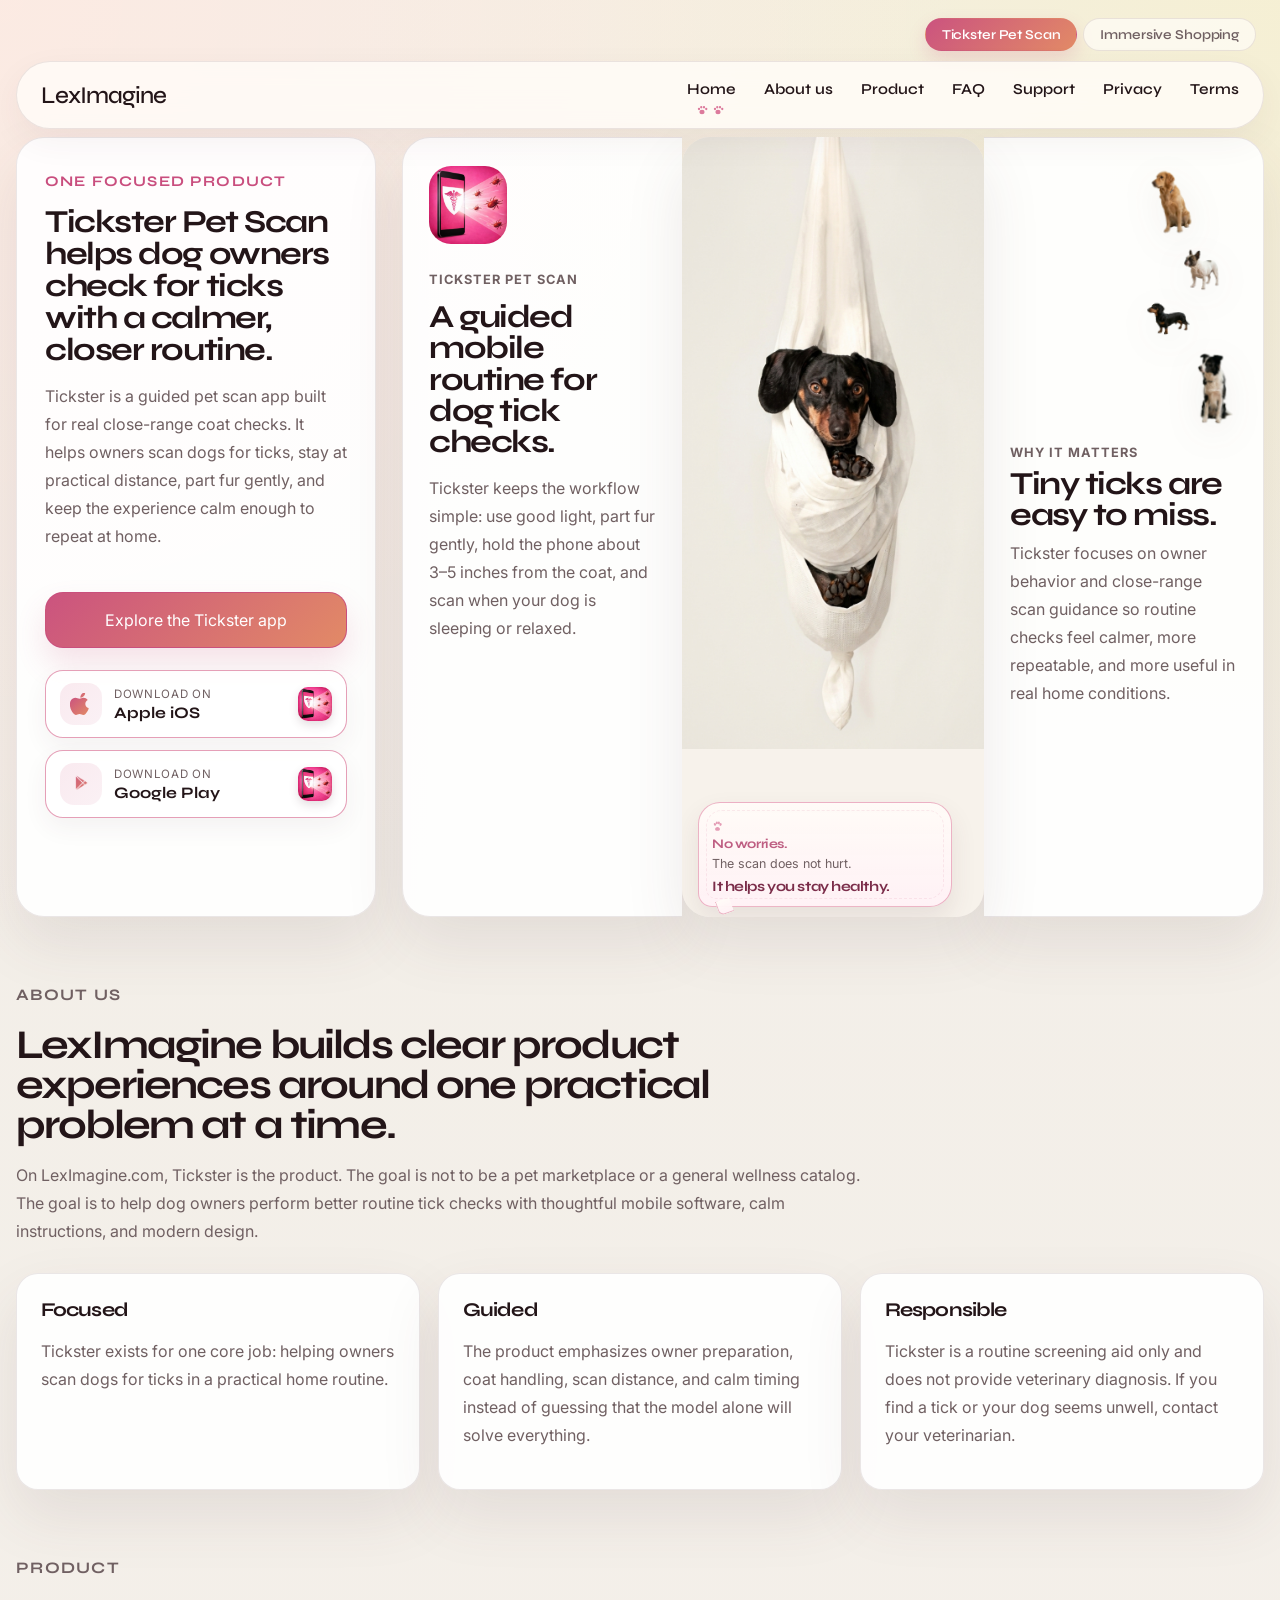
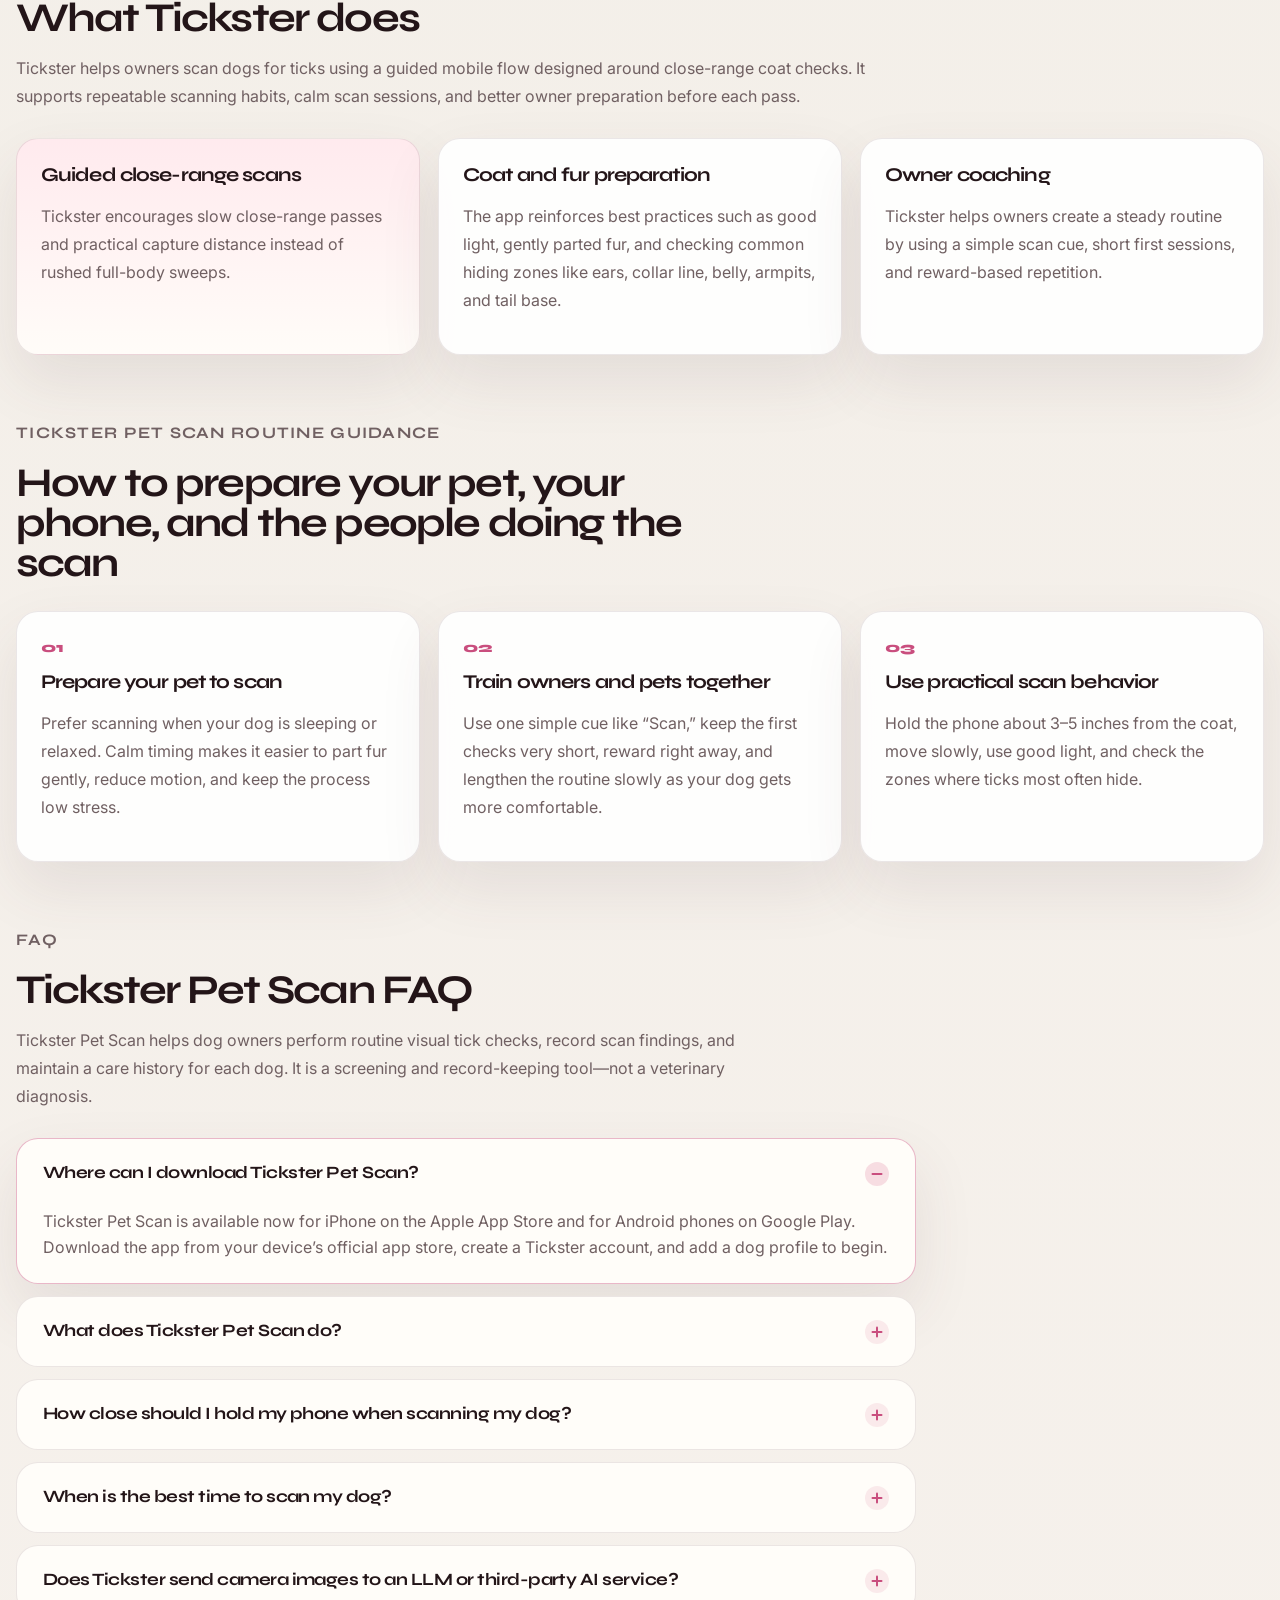
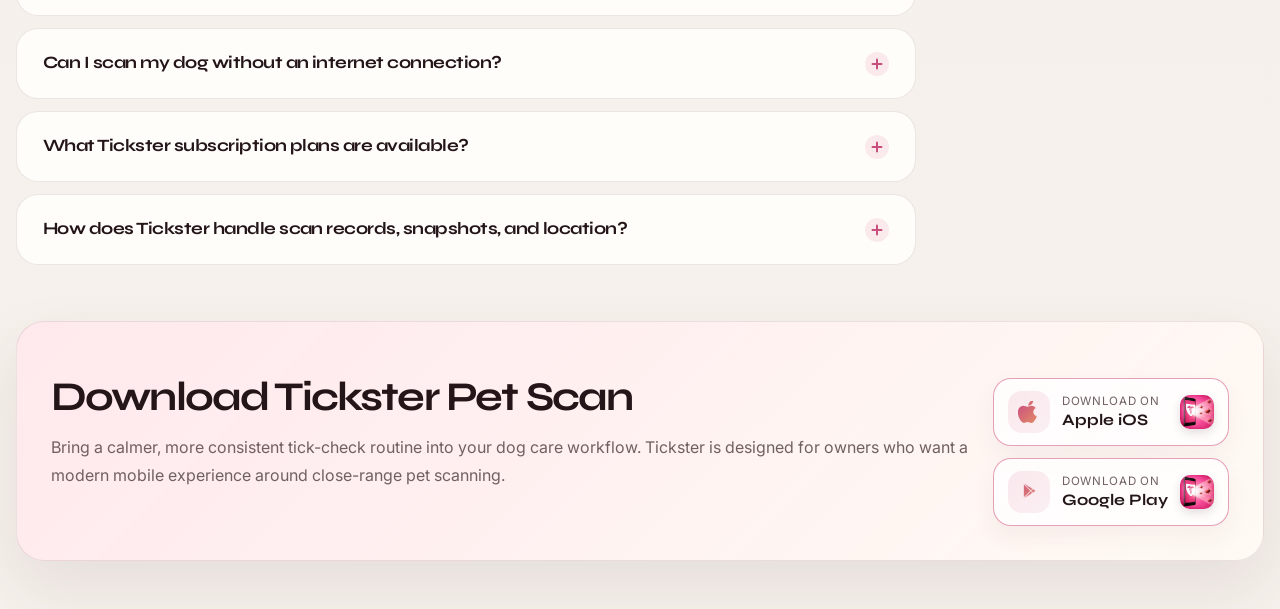
<file: index.html>
<!DOCTYPE html>
<html lang="en">
  <head>
    <meta charset="UTF-8" />
    <meta name="viewport" content="width=device-width, initial-scale=1.0" />
    <title>LexImagine | Tickster Pet Scan</title>
    <meta
      name="description"
      content="LexImagine showcases Tickster Pet Scan, a modern mobile app that helps dog owners scan for ticks with calm, close-range guidance."
    />
    <link rel="canonical" href="https://leximagine.com/" />
    <meta name="robots" content="index,follow,max-image-preview:large,max-snippet:-1,max-video-preview:-1" />
    <meta name="theme-color" content="#f4efe8" />

    <!-- Open Graph -->
    <meta property="og:type" content="website" />
    <meta property="og:site_name" content="LexImagine" />
    <meta property="og:title" content="Tickster Pet Scan — guided dog tick checks" />
    <meta
      property="og:description"
      content="Tickster Pet Scan helps dog owners run calmer, close-range tick checks at home. A guided mobile routine from LexImagine."
    />
    <meta property="og:url" content="https://leximagine.com/" />
    <meta property="og:image" content="https://leximagine.com/i/og-tickster.png" />
    <meta property="og:image:width" content="1200" />
    <meta property="og:image:height" content="630" />
    <meta property="og:image:alt" content="Tickster Pet Scan — guide dog tick checks. A product from LexImagine.com" />
    <meta property="og:locale" content="en_US" />

    <!-- Twitter / X -->
    <meta name="twitter:card" content="summary_large_image" />
    <meta name="twitter:title" content="Tickster Pet Scan — guided dog tick checks" />
    <meta
      name="twitter:description"
      content="Tickster Pet Scan helps dog owners run calmer, close-range tick checks at home."
    />
    <meta name="twitter:image" content="https://leximagine.com/i/og-tickster.png" />
    <meta name="twitter:image:alt" content="Tickster Pet Scan — guide dog tick checks" />

    <link rel="icon" type="image/png" href="./i/favicon.png" />
    <link rel="preconnect" href="https://fonts.googleapis.com" />
    <link rel="preconnect" href="https://fonts.gstatic.com" crossorigin />
    <link
      href="https://fonts.googleapis.com/css2?family=Inter:wght@400;500;600;700;800&family=Syne:wght@400;500;600;700;800&display=swap"
      rel="stylesheet"
    />
    <link rel="stylesheet" href="./styles.css?v=20260727-store" />
    <link rel="stylesheet" href="./supertabs.css?v=20261016" />

    <script type="application/ld+json">
      {
        "@context": "https://schema.org",
        "@graph": [
          {
            "@type": "Organization",
            "@id": "https://leximagine.com/#organization",
            "name": "LexImagine LLC",
            "alternateName": "LexImagine",
            "url": "https://leximagine.com/",
            "logo": "https://leximagine.com/i/tickster-icon.png",
            "email": "support@leximagine.com"
          },
          {
            "@type": "WebSite",
            "@id": "https://leximagine.com/#website",
            "name": "LexImagine",
            "url": "https://leximagine.com/",
            "publisher": { "@id": "https://leximagine.com/#organization" },
            "inLanguage": "en-US"
          },
          {
            "@type": "MobileApplication",
            "@id": "https://leximagine.com/#tickster",
            "name": "Tickster Pet Scan",
            "applicationCategory": "LifestyleApplication",
            "operatingSystem": "iOS, Android",
            "url": "https://leximagine.com/",
            "installUrl": [
              "https://apps.apple.com/app/tickster-pet-scan/id6760481917",
              "https://play.google.com/store/apps/details?id=com.powerwand.mobile"
            ],
            "downloadUrl": [
              "https://apps.apple.com/app/tickster-pet-scan/id6760481917",
              "https://play.google.com/store/apps/details?id=com.powerwand.mobile"
            ],
            "image": "https://leximagine.com/i/og-tickster.png",
            "description": "Tickster Pet Scan is a guided mobile app that helps dog owners perform routine visual tick checks, record scan findings, and maintain a care history for each dog. Visual scan analysis runs on the phone using local models; camera images are not sent to an LLM API. It is a screening and record-keeping tool, not a veterinary diagnosis.",
            "offers": [
              {
                "@type": "Offer",
                "name": "Monthly membership — Apple App Store",
                "price": "9.99",
                "priceCurrency": "USD",
                "category": "subscription",
                "availability": "https://schema.org/InStock",
                "seller": { "@id": "https://leximagine.com/#organization" },
                "url": "https://apps.apple.com/app/tickster-pet-scan/id6760481917"
              },
              {
                "@type": "Offer",
                "name": "Annual membership — Apple App Store",
                "price": "59.99",
                "priceCurrency": "USD",
                "category": "subscription",
                "availability": "https://schema.org/InStock",
                "seller": { "@id": "https://leximagine.com/#organization" },
                "url": "https://apps.apple.com/app/tickster-pet-scan/id6760481917"
              },
              {
                "@type": "Offer",
                "name": "Monthly membership — Google Play",
                "price": "9.99",
                "priceCurrency": "USD",
                "category": "subscription",
                "availability": "https://schema.org/InStock",
                "seller": { "@id": "https://leximagine.com/#organization" },
                "url": "https://play.google.com/store/apps/details?id=com.powerwand.mobile"
              },
              {
                "@type": "Offer",
                "name": "Annual membership — Google Play",
                "price": "59.99",
                "priceCurrency": "USD",
                "category": "subscription",
                "availability": "https://schema.org/InStock",
                "seller": { "@id": "https://leximagine.com/#organization" },
                "url": "https://play.google.com/store/apps/details?id=com.powerwand.mobile"
              }
            ],
            "featureList": [
              "Guided close-range visual tick scan using the phone camera",
              "Highlights possible tick candidates with confidence information",
              "Per-dog Care Timeline of completed scans",
              "On-device visual analysis — camera images are not sent to an LLM API",
              "Optional snapshot image saving, off by default",
              "Optional foreground-only location for local tick-awareness and weather context",
              "Core scanning works without a continuous internet connection"
            ],
            "publisher": { "@id": "https://leximagine.com/#organization" }
          },
          {
            "@type": "FAQPage",
            "@id": "https://leximagine.com/#faq",
            "mainEntity": [
              {
                "@type": "Question",
                "name": "Where can I download Tickster Pet Scan?",
                "acceptedAnswer": {
                  "@type": "Answer",
                  "text": "Tickster Pet Scan is available now for iPhone on the Apple App Store and for Android phones on Google Play. Download the app from your device’s official app store, create a Tickster account, and add a dog profile to begin."
                }
              },
              {
                "@type": "Question",
                "name": "What does Tickster Pet Scan do?",
                "acceptedAnswer": {
                  "@type": "Answer",
                  "text": "Tickster guides you through a visual scan of your dog’s coat using your phone’s camera. It highlights possible tick candidates, records confidence information, and saves each completed scan to the selected dog’s Care Timeline. Tickster does not diagnose disease, confirm that a finding is a tick, recommend treatment, or replace veterinary care. Contact your veterinarian if you find an embedded tick, your dog seems unwell, or you have health concerns."
                }
              },
              {
                "@type": "Question",
                "name": "How close should I hold my phone when scanning my dog?",
                "acceptedAnswer": {
                  "@type": "Answer",
                  "text": "Hold the phone about 3–5 inches from the coat. Move slowly and use good light."
                }
              },
              {
                "@type": "Question",
                "name": "When is the best time to scan my dog?",
                "acceptedAnswer": {
                  "@type": "Answer",
                  "text": "Scan when your dog is sleeping or relaxed."
                }
              },
              {
                "@type": "Question",
                "name": "Does Tickster send camera images to an LLM or third-party AI service?",
                "acceptedAnswer": {
                  "@type": "Answer",
                  "text": "No. Tickster performs its visual scan analysis on the phone using local models and does not send camera images to an LLM API for analysis. Snapshot saving is optional and off by default. If you enable it, selected scan snapshots can be stored with your Tickster account so you can review them later or share useful context with your veterinarian."
                }
              },
              {
                "@type": "Question",
                "name": "Can I scan my dog without an internet connection?",
                "acceptedAnswer": {
                  "@type": "Answer",
                  "text": "Yes. Once you are signed in and your membership access is active, the core camera scan and local visual analysis can operate without a continuous internet connection. Internet connectivity is required for account access, subscription verification, cloud synchronization, optional snapshot uploads, and online weather or local tick-awareness information. Pending information can synchronize when a supported connection becomes available."
                }
              },
              {
                "@type": "Question",
                "name": "What Tickster subscription plans are available?",
                "acceptedAnswer": {
                  "@type": "Answer",
                  "text": "Tickster offers Monthly and Annual auto-renewable membership plans on both the Apple App Store and Google Play. In the United States, Monthly is US$9.99 and Annual is US$59.99; prices in other regions are set by the store and shown before you confirm. Both plans provide the same Tickster membership features. Eligibility, introductory offers, renewal terms, billing management, and cancellation options are presented and managed by Apple or Google before you confirm a purchase."
                }
              },
              {
                "@type": "Question",
                "name": "How does Tickster handle scan records, snapshots, and location?",
                "acceptedAnswer": {
                  "@type": "Answer",
                  "text": "Completed scan records are associated with your Tickster account and the dog you selected. Saving snapshot images is optional and off by default; you can enable it in Settings if you want visual context for later review or veterinarian discussions. Location permission is also optional and foreground-only, and is used to add local tick-awareness and weather context. Tickster does not use background location."
                }
              }
            ]
          }
        ]
      }
    </script>
  </head>
  <body>
    <svg aria-hidden="true" focusable="false" width="0" height="0" style="position:absolute">
      <defs>
        <linearGradient id="storeIconGradient" x1="0" y1="0" x2="1" y2="1">
          <stop offset="0" stop-color="#cb537f" />
          <stop offset="1" stop-color="#e28a66" />
        </linearGradient>
      </defs>
    </svg>
    <div class="page-shell">
      <nav class="supertabs" aria-label="LexImagine products">
        <a class="supertab" href="./" aria-current="page">Tickster Pet Scan</a>
        <a class="supertab" href="./immersive/">Immersive Shopping</a>
      </nav>

      <header class="site-header">
        <a class="brand" href="#home" aria-label="LexImagine home">LexImagine</a>
        <button class="nav-toggle" type="button" aria-expanded="false" aria-controls="site-nav" aria-label="Toggle navigation">
          <span></span>
          <span></span>
        </button>
        <nav id="site-nav" class="site-nav" aria-label="Primary navigation">
          <a class="nav-link active" href="#home">Home</a>
          <a class="nav-link" href="#about">About us</a>
          <a class="nav-link" href="#product">Product</a>
          <a class="nav-link" href="#faq">FAQ</a>
          <a class="nav-link" href="./support/">Support</a>
          <a class="nav-link" href="./privacy/">Privacy</a>
          <a class="nav-link" href="./terms/">Terms</a>
          <!-- <a class="nav-link" href="#contact">Contact us</a> -->
        </nav>
      </header>

      <main>
        <section id="home" class="hero section">
          <article class="hero-intro">
            <p class="eyebrow">One focused product</p>
            <h1>Tickster Pet Scan helps dog owners check for ticks with a calmer, closer routine.</h1>
            <p class="hero-copy">
              Tickster is a guided pet scan app built for real close-range coat checks. It helps owners scan dogs for ticks,
              stay at practical distance, part fur gently, and keep the experience calm enough to repeat at home.
            </p>
            <div class="hero-actions">
              <a class="button button-secondary" href="#product">Explore the Tickster app</a>
            </div>
            <div class="panel-store-links hero-store-links">
              <a class="mini-store-link" href="https://apps.apple.com/app/tickster-pet-scan/id6760481917" target="_blank" rel="noopener" aria-label="Download Tickster Pet Scan on the Apple App Store">
                <span class="mini-store-icon" aria-hidden="true">
                  <svg viewBox="0 0 24 24" role="img">
                    <path d="M15.22 3.34c.9-1.1 1.52-2.64 1.35-4.17-1.3.08-2.88.86-3.82 1.96-.84.96-1.58 2.5-1.38 3.97 1.46.12 2.94-.74 3.85-1.76Z"></path>
                    <path d="M20.27 17.44c-.56 1.24-.82 1.8-1.54 2.94-1 1.58-2.42 3.56-4.17 3.58-1.56.02-1.96-1.02-4.08-1.01-2.13.01-2.57 1.03-4.12 1-1.75-.02-3.09-1.8-4.08-3.38-2.78-4.43-3.07-9.64-1.36-12.28 1.21-1.88 3.12-2.98 4.92-2.98 1.84 0 3 .99 4.52.99 1.48 0 2.38-.99 4.5-.99 1.6 0 3.3.86 4.51 2.35-3.96 2.16-3.32 7.8.9 8.78Z"></path>
                  </svg>
                </span>
                <span>
                  <small>Download on</small>
                  <strong>Apple iOS</strong>
                </span>
                <img src="./i/tickster-icon-128.png" alt="" class="store-app-icon" width="34" height="34" decoding="async" />
              </a>
              <a class="mini-store-link" href="https://play.google.com/store/apps/details?id=com.powerwand.mobile" target="_blank" rel="noopener" aria-label="Download Tickster Pet Scan on Google Play">
                <span class="mini-store-icon" aria-hidden="true">
                  <span class="store-glyph store-glyph-play"></span>
                </span>
                <span>
                  <small>Download on</small>
                  <strong>Google Play</strong>
                </span>
                <img src="./i/tickster-icon-128.png" alt="" class="store-app-icon" width="34" height="34" decoding="async" />
              </a>
            </div>
          </article>

          <article class="hero-stage" aria-label="Tickster hero visual and product summary">
            <aside class="hero-panel hero-panel-copy">
              <img src="./i/tickster-icon.png" alt="Tickster Pet Scan icon" class="brand-mark" />
              <p class="panel-overline">Tickster Pet Scan</p>
              <h2 class="panel-title">A guided mobile routine for dog tick checks.</h2>
              <p class="panel-text">
                Tickster keeps the workflow simple: use good light, part fur gently, hold the phone about 3–5 inches from the coat, and scan when your dog is sleeping or relaxed.
              </p>
              <div class="panel-store-links panel-store-links-secondary">
                <a class="mini-store-link" href="https://apps.apple.com/app/tickster-pet-scan/id6760481917" target="_blank" rel="noopener" aria-label="Download Tickster Pet Scan on the Apple App Store">
                  <span class="mini-store-icon" aria-hidden="true">
                    <svg viewBox="0 0 24 24" role="img">
                      <path d="M15.22 3.34c.9-1.1 1.52-2.64 1.35-4.17-1.3.08-2.88.86-3.82 1.96-.84.96-1.58 2.5-1.38 3.97 1.46.12 2.94-.74 3.85-1.76Z"></path>
                      <path d="M20.27 17.44c-.56 1.24-.82 1.8-1.54 2.94-1 1.58-2.42 3.56-4.17 3.58-1.56.02-1.96-1.02-4.08-1.01-2.13.01-2.57 1.03-4.12 1-1.75-.02-3.09-1.8-4.08-3.38-2.78-4.43-3.07-9.64-1.36-12.28 1.21-1.88 3.12-2.98 4.92-2.98 1.84 0 3 .99 4.52.99 1.48 0 2.38-.99 4.5-.99 1.6 0 3.3.86 4.51 2.35-3.96 2.16-3.32 7.8.9 8.78Z"></path>
                    </svg>
                  </span>
                  <span>
                    <small>Download on</small>
                    <strong>Apple iOS</strong>
                  </span>
                  <img src="./i/tickster-icon-128.png" alt="" class="store-app-icon" width="34" height="34" decoding="async" />
                </a>
                <a class="mini-store-link" href="https://play.google.com/store/apps/details?id=com.powerwand.mobile" target="_blank" rel="noopener" aria-label="Download Tickster Pet Scan on Google Play">
                  <span class="mini-store-icon" aria-hidden="true">
                    <span class="store-glyph store-glyph-play"></span>
                  </span>
                  <span>
                    <small>Download on</small>
                    <strong>Google Play</strong>
                  </span>
                  <img src="./i/tickster-icon-128.png" alt="" class="store-app-icon" width="34" height="34" decoding="async" />
                </a>
              </div>
            </aside>

            <div class="hero-image-wrap">
              <img
                src="./i/dog-in-hanger.png"
                alt="A calm dog tucked into a soft hanging sling, used as the playful hero image for Tickster Pet Scan"
                class="hero-image hero-image-dog"
                onerror="this.onerror=null;this.src='./i/hero-tickster-soft.png';"
              />
              <div class="hero-bubble">
                <span class="hero-bubble-paw" aria-hidden="true">
                  <svg viewBox="0 0 64 64" role="img">
                    <path d="M32 41c-8.1 0-14 5.8-14 12.1C18 58.8 24.3 63 32 63s14-4.2 14-9.9C46 46.8 40.1 41 32 41Z"></path>
                    <ellipse cx="17" cy="25" rx="6.4" ry="8.2" transform="rotate(-18 17 25)"></ellipse>
                    <ellipse cx="28" cy="17" rx="6.2" ry="8" transform="rotate(-4 28 17)"></ellipse>
                    <ellipse cx="40" cy="17.4" rx="6.2" ry="8" transform="rotate(6 40 17.4)"></ellipse>
                    <ellipse cx="50" cy="26" rx="6.4" ry="8.2" transform="rotate(18 50 26)"></ellipse>
                  </svg>
                </span>
                <p class="hero-bubble-kicker">No worries.</p>
                <p class="hero-bubble-copy">The scan does not hurt.</p>
                <strong>It helps you stay healthy.</strong>
              </div>
            </div>

            <aside class="hero-panel hero-panel-stat">
              <div class="dog-watch-stack" aria-label="Small dogs watching the hanging dog">
                <img src="./i/dog-1.png" alt="" class="watch-dog watch-dog-1" />
                <img src="./i/dog-2.png" alt="" class="watch-dog watch-dog-2" />
                <img src="./i/dog-3.png" alt="" class="watch-dog watch-dog-3" />
                <img src="./i/dog-4.png" alt="" class="watch-dog watch-dog-4" />
              </div>
              <div class="hero-panel-stat-copy">
                <p class="panel-overline">Why it matters</p>
                <h2 class="panel-title">Tiny ticks are easy to miss.</h2>
                <p class="panel-text">
                  Tickster focuses on owner behavior and close-range scan guidance so routine checks feel calmer, more repeatable, and more useful in real home conditions.
                </p>
              </div>
            </aside>
          </article>
        </section>

        <section id="about" class="section editorial-section">
          <div class="section-heading">
            <p class="eyebrow">About us</p>
            <h2>LexImagine builds clear product experiences around one practical problem at a time.</h2>
            <p>
              On LexImagine.com, Tickster is the product. The goal is not to be a pet marketplace or a general wellness catalog. The goal is to help dog owners perform better routine tick checks with thoughtful mobile software, calm instructions, and modern design.
            </p>
          </div>
          <div class="content-grid content-grid-three">
            <article class="content-card">
              <h3>Focused</h3>
              <p>Tickster exists for one core job: helping owners scan dogs for ticks in a practical home routine.</p>
            </article>
            <article class="content-card">
              <h3>Guided</h3>
              <p>The product emphasizes owner preparation, coat handling, scan distance, and calm timing instead of guessing that the model alone will solve everything.</p>
            </article>
            <article class="content-card">
              <h3>Responsible</h3>
              <p>Tickster is a routine screening aid only and does not provide veterinary diagnosis. If you find a tick or your dog seems unwell, contact your veterinarian.</p>
            </article>
          </div>
        </section>

        <section id="product" class="section editorial-section">
          <div class="section-heading">
            <p class="eyebrow">Product</p>
            <h2>What Tickster does</h2>
            <p>
              Tickster helps owners scan dogs for ticks using a guided mobile flow designed around close-range coat checks. It supports repeatable scanning habits, calm scan sessions, and better owner preparation before each pass.
            </p>
          </div>

          <div class="content-grid content-grid-three">
            <article class="content-card emphasis-card">
              <h3>Guided close-range scans</h3>
              <p>Tickster encourages slow close-range passes and practical capture distance instead of rushed full-body sweeps.</p>
            </article>
            <article class="content-card">
              <h3>Coat and fur preparation</h3>
              <p>The app reinforces best practices such as good light, gently parted fur, and checking common hiding zones like ears, collar line, belly, armpits, and tail base.</p>
            </article>
            <article class="content-card">
              <h3>Owner coaching</h3>
              <p>Tickster helps owners create a steady routine by using a simple scan cue, short first sessions, and reward-based repetition.</p>
            </article>
          </div>
        </section>

        <section class="section editorial-section process-section">
          <div class="section-heading compact-heading">
            <p class="eyebrow">Tickster Pet Scan Routine guidance</p>
            <h2>How to prepare your pet, your phone, and the people doing the scan</h2>
          </div>

          <div class="content-grid content-grid-three">
            <article class="process-card">
              <span class="step-label">01</span>
              <h3>Prepare your pet to scan</h3>
              <p>Prefer scanning when your dog is sleeping or relaxed. Calm timing makes it easier to part fur gently, reduce motion, and keep the process low stress.</p>
            </article>
            <article class="process-card">
              <span class="step-label">02</span>
              <h3>Train owners and pets together</h3>
              <p>Use one simple cue like “Scan,” keep the first checks very short, reward right away, and lengthen the routine slowly as your dog gets more comfortable.</p>
            </article>
            <article class="process-card">
              <span class="step-label">03</span>
              <h3>Use practical scan behavior</h3>
              <p>Hold the phone about 3–5 inches from the coat, move slowly, use good light, and check the zones where ticks most often hide.</p>
            </article>
          </div>
        </section>

        <section id="faq" class="section editorial-section">
          <div class="section-heading compact-heading">
            <p class="eyebrow">FAQ</p>
            <h2>Tickster Pet Scan FAQ</h2>
            <p>
              Tickster Pet Scan helps dog owners perform routine visual tick checks, record scan findings, and maintain a
              care history for each dog. It is a screening and record-keeping tool—not a veterinary diagnosis.
            </p>
          </div>

          <div class="faq-list">
            <details class="faq-item" name="faq" open>
              <summary>
                <span>Where can I download Tickster Pet Scan?</span>
                <span class="faq-toggle" aria-hidden="true"></span>
              </summary>
              <div class="faq-answer">
                <p>
                  Tickster Pet Scan is available now for iPhone on the Apple App Store and for Android phones on Google
                  Play. Download the app from your device’s official app store, create a Tickster account, and add a dog
                  profile to begin.
                </p>
              </div>
            </details>

            <details class="faq-item" name="faq">
              <summary>
                <span>What does Tickster Pet Scan do?</span>
                <span class="faq-toggle" aria-hidden="true"></span>
              </summary>
              <div class="faq-answer">
                <p>
                  Tickster guides you through a visual scan of your dog’s coat using your phone’s camera. It highlights
                  possible tick candidates, records confidence information, and saves each completed scan to the selected
                  dog’s Care Timeline. Tickster does not diagnose disease, confirm that a finding is a tick, recommend
                  treatment, or replace veterinary care. Contact your veterinarian if you find an embedded tick, your dog
                  seems unwell, or you have health concerns.
                </p>
              </div>
            </details>

            <details class="faq-item" name="faq">
              <summary>
                <span>How close should I hold my phone when scanning my dog?</span>
                <span class="faq-toggle" aria-hidden="true"></span>
              </summary>
              <div class="faq-answer">
                <p>Hold the phone about 3–5 inches from the coat. Move slowly and use good light.</p>
              </div>
            </details>

            <details class="faq-item" name="faq">
              <summary>
                <span>When is the best time to scan my dog?</span>
                <span class="faq-toggle" aria-hidden="true"></span>
              </summary>
              <div class="faq-answer">
                <p>Scan when your dog is sleeping or relaxed.</p>
              </div>
            </details>

            <details class="faq-item" name="faq">
              <summary>
                <span>Does Tickster send camera images to an LLM or third-party AI service?</span>
                <span class="faq-toggle" aria-hidden="true"></span>
              </summary>
              <div class="faq-answer">
                <p>
                  No. Tickster performs its visual scan analysis on the phone using local models and does not send camera
                  images to an LLM API for analysis. Snapshot saving is optional and off by default. If you enable it,
                  selected scan snapshots can be stored with your Tickster account so you can review them later or share
                  useful context with your veterinarian.
                </p>
              </div>
            </details>

            <details class="faq-item" name="faq">
              <summary>
                <span>Can I scan my dog without an internet connection?</span>
                <span class="faq-toggle" aria-hidden="true"></span>
              </summary>
              <div class="faq-answer">
                <p>
                  Yes. Once you are signed in and your membership access is active, the core camera scan and local visual
                  analysis can operate without a continuous internet connection. Internet connectivity is required for
                  account access, subscription verification, cloud synchronization, optional snapshot uploads, and online
                  weather or local tick-awareness information. Pending information can synchronize when a supported
                  connection becomes available.
                </p>
              </div>
            </details>

            <details class="faq-item" name="faq">
              <summary>
                <span>What Tickster subscription plans are available?</span>
                <span class="faq-toggle" aria-hidden="true"></span>
              </summary>
              <div class="faq-answer">
                <p>
                  Tickster offers Monthly and Annual auto-renewable membership plans on both the Apple App Store and
                  Google Play. In the United States, Monthly is US$9.99 and Annual is US$59.99; prices in other regions
                  are set by the store and shown before you confirm. Both plans provide the same Tickster membership
                  features. Eligibility, introductory offers, renewal terms, billing management, and cancellation
                  options are presented and managed by Apple or Google before you confirm a purchase.
                </p>
              </div>
            </details>

            <details class="faq-item" name="faq">
              <summary>
                <span>How does Tickster handle scan records, snapshots, and location?</span>
                <span class="faq-toggle" aria-hidden="true"></span>
              </summary>
              <div class="faq-answer">
                <p>
                  Completed scan records are associated with your Tickster account and the dog you selected. Saving
                  snapshot images is optional and off by default; you can enable it in Settings if you want visual
                  context for later review or veterinarian discussions. Location permission is also optional and
                  foreground-only, and is used to add local tick-awareness and weather context. Tickster does not use
                  background location.
                </p>
              </div>
            </details>
          </div>
        </section>

        <section id="download" class="section cta-section">
          <div class="cta-copy">
            <h2>Download Tickster Pet Scan</h2>
            <p>
              Bring a calmer, more consistent tick-check routine into your dog care workflow. Tickster is designed for owners who want a modern mobile experience around close-range pet scanning.
            </p>
          </div>
          <div class="panel-store-links cta-store-links">
            <a class="mini-store-link" href="https://apps.apple.com/app/tickster-pet-scan/id6760481917" target="_blank" rel="noopener" aria-label="Download Tickster Pet Scan on the Apple App Store">
              <span class="mini-store-icon" aria-hidden="true">
                <svg viewBox="0 0 24 24" role="img">
                  <path d="M15.22 3.34c.9-1.1 1.52-2.64 1.35-4.17-1.3.08-2.88.86-3.82 1.96-.84.96-1.58 2.5-1.38 3.97 1.46.12 2.94-.74 3.85-1.76Z"></path>
                  <path d="M20.27 17.44c-.56 1.24-.82 1.8-1.54 2.94-1 1.58-2.42 3.56-4.17 3.58-1.56.02-1.96-1.02-4.08-1.01-2.13.01-2.57 1.03-4.12 1-1.75-.02-3.09-1.8-4.08-3.38-2.78-4.43-3.07-9.64-1.36-12.28 1.21-1.88 3.12-2.98 4.92-2.98 1.84 0 3 .99 4.52.99 1.48 0 2.38-.99 4.5-.99 1.6 0 3.3.86 4.51 2.35-3.96 2.16-3.32 7.8.9 8.78Z"></path>
                </svg>
              </span>
              <span>
                <small>Download on</small>
                <strong>Apple iOS</strong>
              </span>
              <img src="./i/tickster-icon-128.png" alt="" class="store-app-icon" width="34" height="34" decoding="async" />
            </a>
            <a class="mini-store-link" href="https://play.google.com/store/apps/details?id=com.powerwand.mobile" target="_blank" rel="noopener" aria-label="Download Tickster Pet Scan on Google Play">
              <span class="mini-store-icon" aria-hidden="true">
                <span class="store-glyph store-glyph-play"></span>
              </span>
              <span>
                <small>Download on</small>
                <strong>Google Play</strong>
              </span>
              <img src="./i/tickster-icon-128.png" alt="" class="store-app-icon" width="34" height="34" decoding="async" />
            </a>
          </div>
        </section>

        <!--
        <section id="contact" class="section editorial-section contact-section">
          <div class="section-heading compact-heading">
            <p class="eyebrow">Contact us</p>
            <h2>Want launch updates or product information?</h2>
            <p>Reach out to LexImagine for product questions, launch access, or partnership conversations around Tickster Pet Scan.</p>
          </div>
          <div class="contact-card">
            <a class="contact-link" href="mailto:support@leximagine.com">support@leximagine.com</a>
            <p class="contact-note">LexImagine. One elegant product page. One focused product: Tickster Pet Scan.</p>
          </div>
        </section>
        -->
      </main>
    </div>

    <script src="./script.js?v=20260727-navspy"></script>
  </body>
</html>
</file>
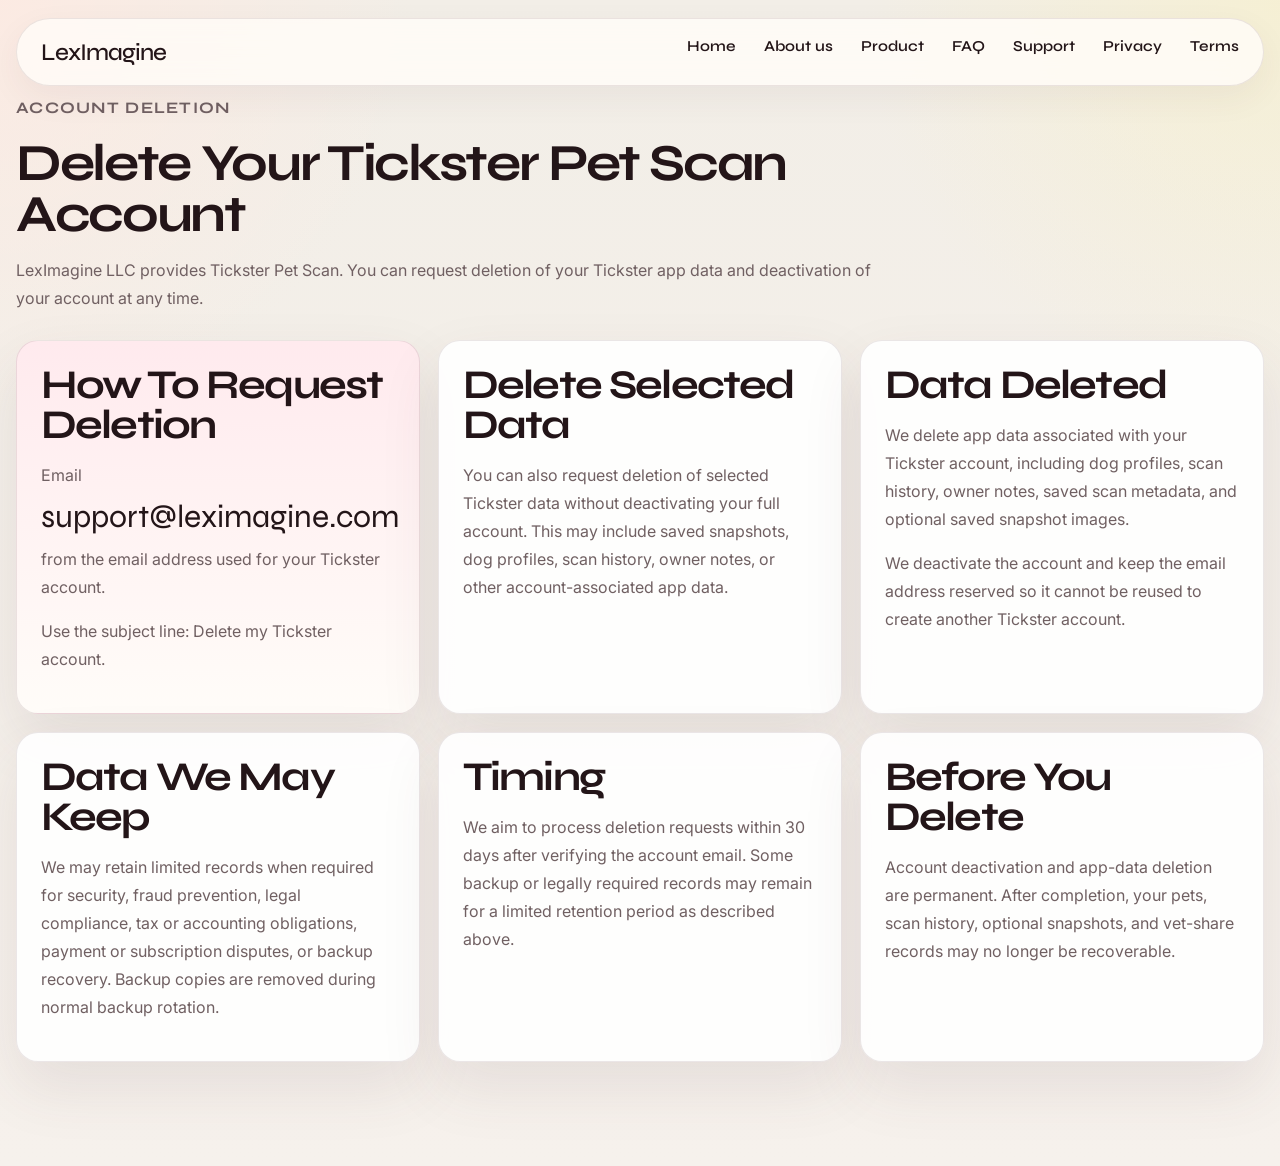
<file: delete-account/index.html>
<!DOCTYPE html>
<html lang="en">
  <head>
    <meta charset="UTF-8" />
    <meta name="viewport" content="width=device-width, initial-scale=1.0" />
    <title>Delete Account | LexImagine</title>
    <meta
      name="description"
      content="Request deletion of Tickster Pet Scan app data and account deactivation."
    />
    <link rel="canonical" href="https://leximagine.com/delete-account/" />
    <meta name="robots" content="index,follow,max-image-preview:large" />
    <meta name="theme-color" content="#f4efe8" />

    <!-- Open Graph -->
    <meta property="og:type" content="website" />
    <meta property="og:site_name" content="LexImagine" />
    <meta property="og:title" content="Delete Your Tickster Pet Scan Account" />
    <meta
      property="og:description"
      content="How to request deletion of your Tickster Pet Scan account or selected app data, what gets deleted, and how long it takes."
    />
    <meta property="og:url" content="https://leximagine.com/delete-account/" />
    <meta property="og:image" content="https://leximagine.com/i/og-tickster.png" />
    <meta property="og:image:width" content="1200" />
    <meta property="og:image:height" content="630" />
    <meta property="og:locale" content="en_US" />

    <!-- Twitter / X -->
    <meta name="twitter:card" content="summary_large_image" />
    <meta name="twitter:title" content="Delete Your Tickster Pet Scan Account" />
    <meta name="twitter:image" content="https://leximagine.com/i/og-tickster.png" />

    <link rel="icon" type="image/png" href="../i/favicon.png" />
    <link rel="preconnect" href="https://fonts.googleapis.com" />
    <link rel="preconnect" href="https://fonts.gstatic.com" crossorigin />
    <link
      href="https://fonts.googleapis.com/css2?family=Inter:wght@400;500;600;700;800&family=Syne:wght@400;500;600;700;800&display=swap"
      rel="stylesheet"
    />
    <link rel="stylesheet" href="../styles.css?v=20260727-store" />

    <script type="application/ld+json">
      {
        "@context": "https://schema.org",
        "@type": "BreadcrumbList",
        "itemListElement": [
          { "@type": "ListItem", "position": 1, "name": "Home", "item": "https://leximagine.com/" },
          { "@type": "ListItem", "position": 2, "name": "Delete Account", "item": "https://leximagine.com/delete-account/" }
        ]
      }
    </script>
  </head>
  <body>
    <div class="page-shell">
      <header class="site-header">
        <a class="brand" href="../" aria-label="LexImagine home">LexImagine</a>
        <button class="nav-toggle" type="button" aria-expanded="false" aria-controls="site-nav" aria-label="Toggle navigation">
          <span></span>
          <span></span>
        </button>
        <nav id="site-nav" class="site-nav" aria-label="Primary navigation">
          <a class="nav-link" href="../">Home</a>
          <a class="nav-link" href="../#about">About us</a>
          <a class="nav-link" href="../#product">Product</a>
          <a class="nav-link" href="../#faq">FAQ</a>
          <a class="nav-link" href="../support/">Support</a>
          <a class="nav-link" href="../privacy/">Privacy</a>
          <a class="nav-link" href="../terms/">Terms</a>
        </nav>
      </header>

      <main>
        <section class="section editorial-section">
          <div class="section-heading">
            <p class="eyebrow">Account Deletion</p>
            <h1>Delete Your Tickster Pet Scan Account</h1>
            <p>
              LexImagine LLC provides Tickster Pet Scan. You can request deletion of your Tickster app data and
              deactivation of your account at any time.
            </p>
          </div>

          <div class="content-grid content-grid-three">
            <article class="content-card emphasis-card">
              <h2>How To Request Deletion</h2>
              <p>
                Email <a class="contact-link" href="mailto:support@leximagine.com">support@leximagine.com</a> from the
                email address used for your Tickster account.
              </p>
              <p>
                Use the subject line: Delete my Tickster account.
              </p>
            </article>

            <article class="content-card">
              <h2>Delete Selected Data</h2>
              <p>
                You can also request deletion of selected Tickster data without deactivating your full account. This may
                include saved snapshots, dog profiles, scan history, owner notes, or other account-associated app data.
              </p>
            </article>

            <article class="content-card">
              <h2>Data Deleted</h2>
              <p>
                We delete app data associated with your Tickster account, including dog profiles, scan history, owner
                notes, saved scan metadata, and optional saved snapshot images.
              </p>
              <p>
                We deactivate the account and keep the email address reserved so it cannot be reused to create another
                Tickster account.
              </p>
            </article>

            <article class="content-card">
              <h2>Data We May Keep</h2>
              <p>
                We may retain limited records when required for security, fraud prevention, legal compliance, tax or
                accounting obligations, payment or subscription disputes, or backup recovery. Backup copies are removed
                during normal backup rotation.
              </p>
            </article>

            <article class="content-card">
              <h2>Timing</h2>
              <p>
                We aim to process deletion requests within 30 days after verifying the account email. Some backup or
                legally required records may remain for a limited retention period as described above.
              </p>
            </article>

            <article class="content-card">
              <h2>Before You Delete</h2>
              <p>
                Account deactivation and app-data deletion are permanent. After completion, your pets, scan history,
                optional snapshots, and vet-share records may no longer be recoverable.
              </p>
            </article>
          </div>
        </section>
      </main>
    </div>

    <script src="../script.js?v=20260727-navspy"></script>
  </body>
</html>
</file>
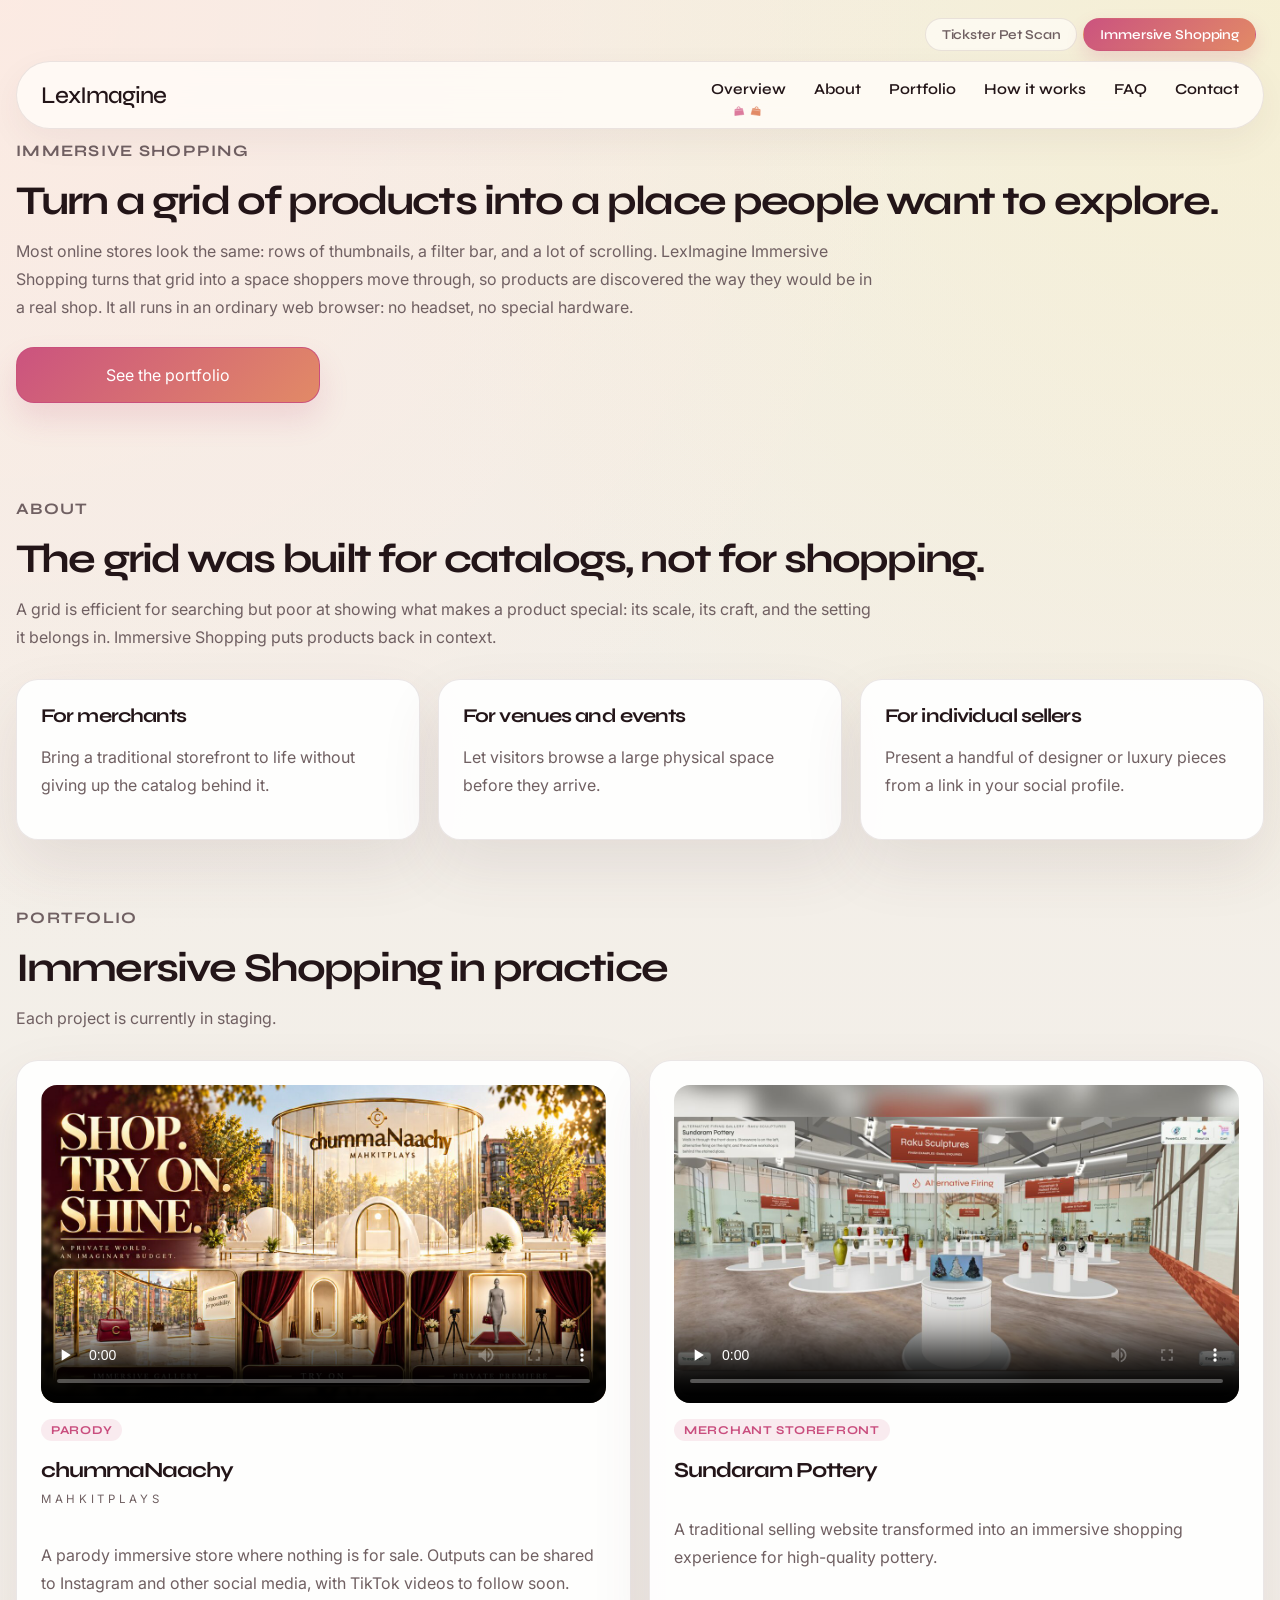
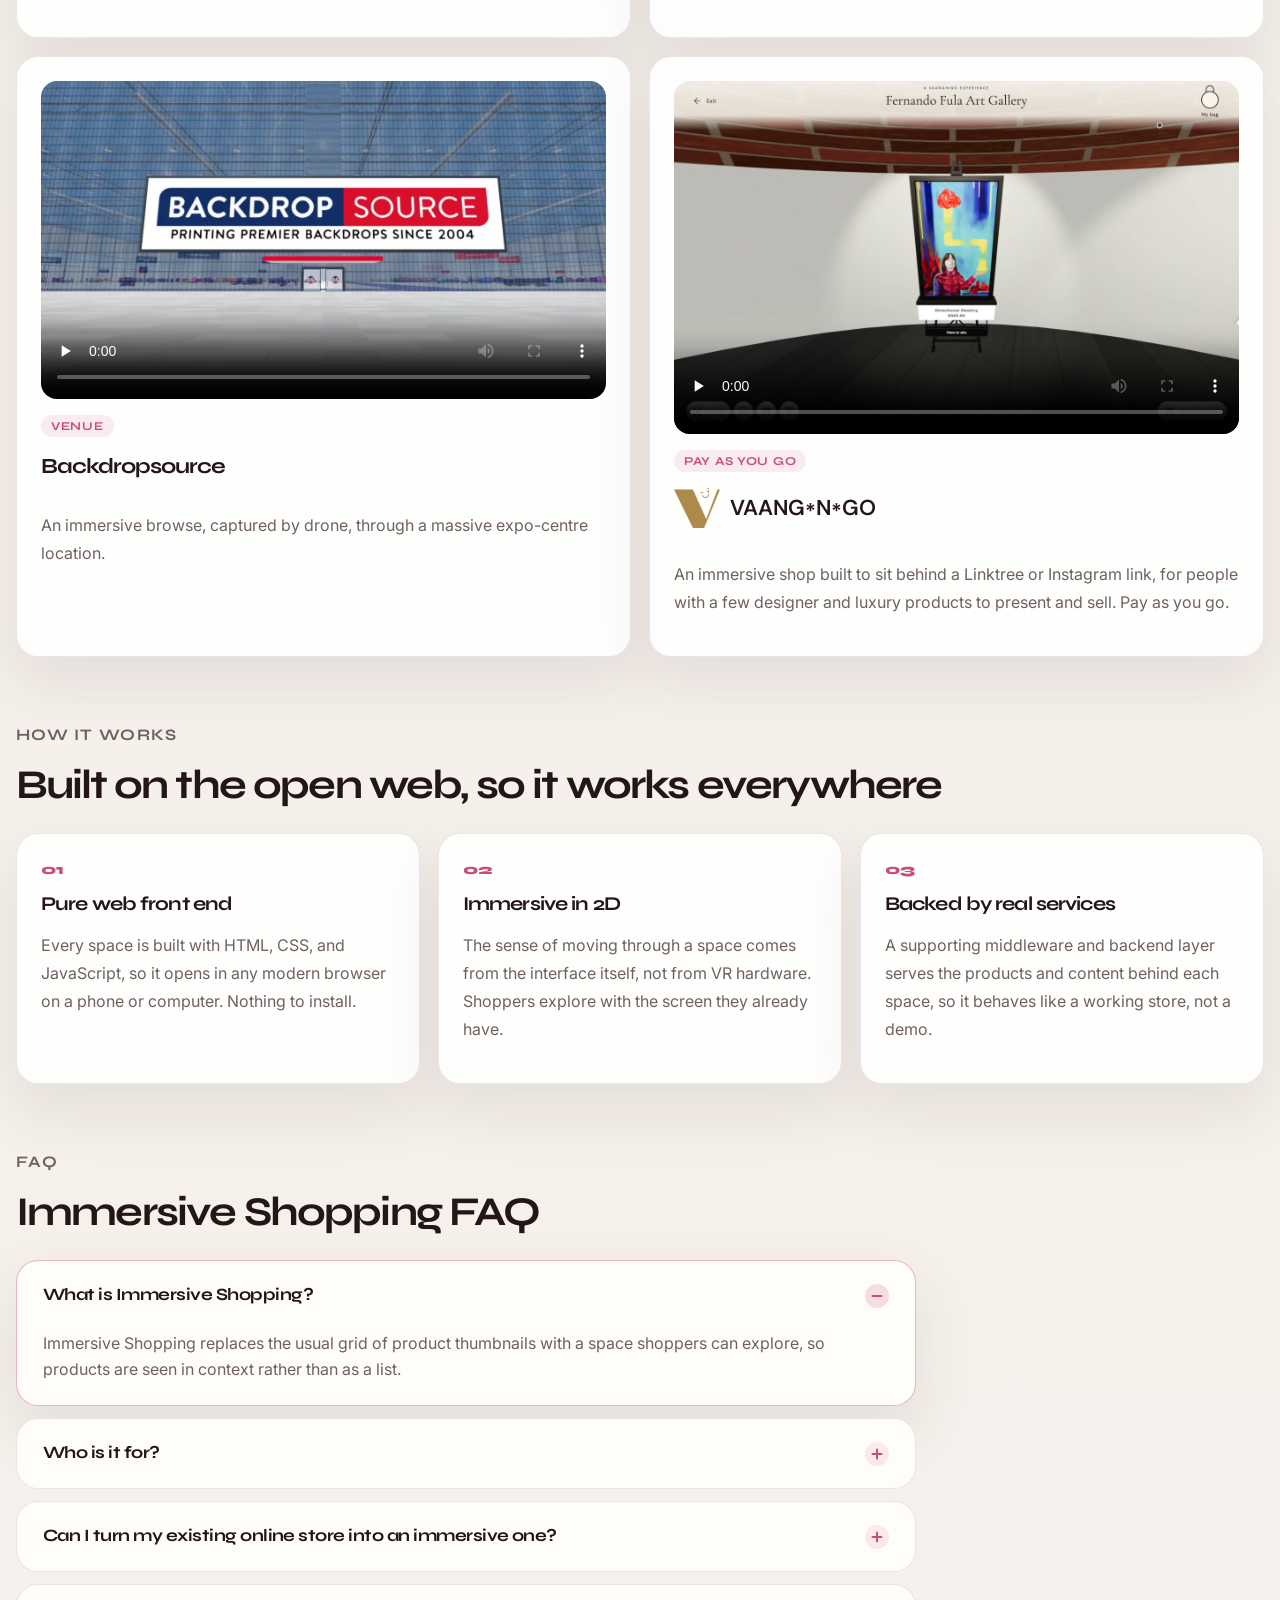
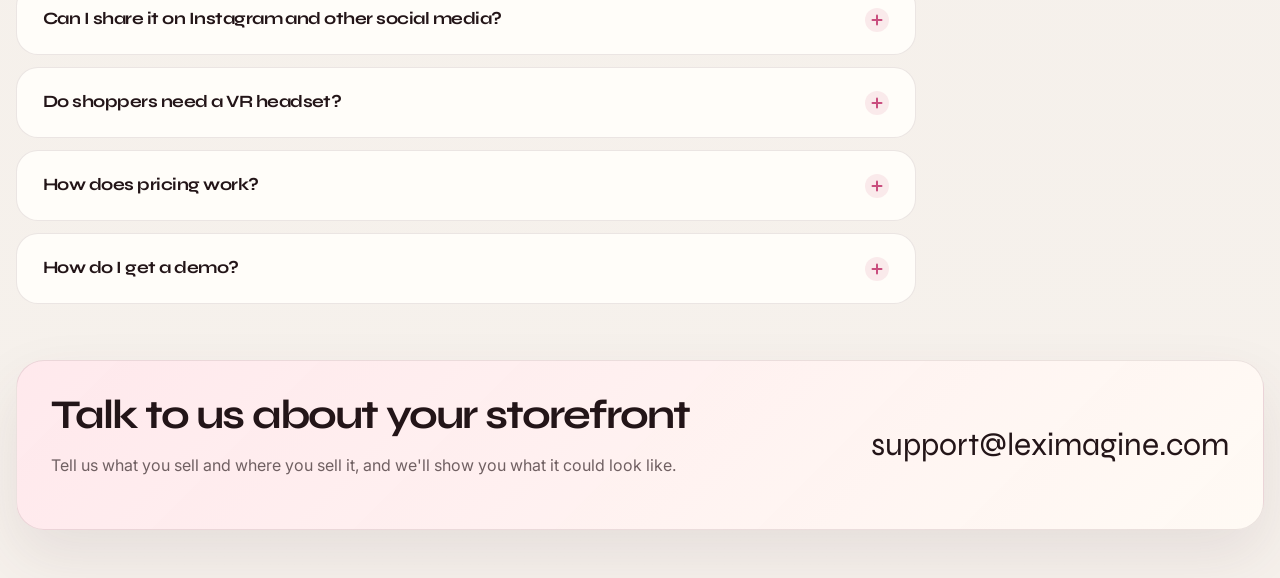
<file: immersive/index.html>
<!DOCTYPE html>
<html lang="en">
  <head>
    <meta charset="UTF-8" />
    <meta name="viewport" content="width=device-width, initial-scale=1.0" />
    <title>Immersive Shopping | LexImagine</title>
    <meta
      name="description"
      content="LexImagine Immersive Shopping turns grid-based online storefronts into spaces shoppers can explore. See the portfolio."
    />
    <link rel="canonical" href="https://leximagine.com/immersive/" />
    <meta name="robots" content="index,follow,max-image-preview:large,max-snippet:-1,max-video-preview:-1" />
    <meta name="theme-color" content="#f4efe8" />

    <!-- Open Graph -->
    <meta property="og:type" content="website" />
    <meta property="og:site_name" content="LexImagine" />
    <meta property="og:title" content="Immersive Shopping by LexImagine" />
    <meta
      property="og:description"
      content="Turn a grid of products into a place people want to explore. Immersive storefronts that run in any web browser, with no headset."
    />
    <meta property="og:url" content="https://leximagine.com/immersive/" />
    <meta property="og:image" content="https://leximagine.com/immersive/media/og-immersive.jpg" />
    <meta property="og:image:width" content="1200" />
    <meta property="og:image:height" content="630" />
    <meta property="og:image:alt" content="Immersive Shopping: turn the grid into a place to explore. leximagine.com/immersive" />
    <meta property="og:locale" content="en_US" />

    <!-- Twitter / X -->
    <meta name="twitter:card" content="summary_large_image" />
    <meta name="twitter:title" content="Immersive Shopping by LexImagine" />
    <meta
      name="twitter:description"
      content="Immersive storefronts that run in any web browser, with no headset."
    />
    <meta name="twitter:image" content="https://leximagine.com/immersive/media/og-immersive.jpg" />
    <meta name="twitter:image:alt" content="Immersive Shopping: turn the grid into a place to explore" />

    <link rel="icon" type="image/png" href="../i/favicon.png" />
    <link rel="preconnect" href="https://fonts.googleapis.com" />
    <link rel="preconnect" href="https://fonts.gstatic.com" crossorigin />
    <link
      href="https://fonts.googleapis.com/css2?family=Inter:wght@400;500;600;700;800&family=Syne:wght@400;500;600;700;800&family=DM+Sans:wght@600&display=swap"
      rel="stylesheet"
    />
    <!-- Shared stylesheet, read-only reuse. Never edit it for this page. -->
    <link rel="stylesheet" href="../styles.css?v=20260727-store" />
    <link rel="stylesheet" href="../supertabs.css?v=20261016" />
    <link rel="stylesheet" href="./immersive.css?v=20261109-vng" />
    <script type="application/ld+json">
      {
        "@context": "https://schema.org",
        "@graph": [
          {
            "@type": "Organization",
            "@id": "https://leximagine.com/#organization",
            "name": "LexImagine LLC",
            "alternateName": "LexImagine",
            "url": "https://leximagine.com/"
          },
          {
            "@type": "WebPage",
            "@id": "https://leximagine.com/immersive/#webpage",
            "url": "https://leximagine.com/immersive/",
            "name": "Immersive Shopping | LexImagine",
            "isPartOf": {
              "@id": "https://leximagine.com/#website"
            },
            "publisher": {
              "@id": "https://leximagine.com/#organization"
            },
            "inLanguage": "en-US",
            "primaryImageOfPage": "https://leximagine.com/immersive/media/og-immersive.jpg"
          },
          {
            "@type": "Service",
            "@id": "https://leximagine.com/immersive/#service",
            "name": "Immersive Shopping",
            "serviceType": "Immersive e-commerce storefronts",
            "provider": {
              "@id": "https://leximagine.com/#organization"
            },
            "description": "Turns grid-based online storefronts into spaces shoppers can explore, in 2D in an ordinary web browser, with no headset or special hardware."
          },
          {
            "@type": "ItemList",
            "@id": "https://leximagine.com/immersive/#portfolio",
            "name": "Immersive Shopping portfolio",
            "itemListElement": [
              {
                "@type": "ListItem",
                "position": 1,
                "item": {
                  "@type": "CreativeWork",
                  "name": "chummaNaachy MahkitPlays",
                  "description": "A parody immersive store where nothing is for sale. Outputs can be shared to Instagram and other social media, with TikTok videos to follow soon.",
                  "creator": {
                    "@id": "https://leximagine.com/#organization"
                  },
                  "video": {
                    "@id": "https://leximagine.com/immersive/#chummanaachy-video"
                  }
                }
              },
              {
                "@type": "ListItem",
                "position": 2,
                "item": {
                  "@type": "CreativeWork",
                  "name": "Sundaram Pottery",
                  "description": "A traditional selling website transformed into an immersive shopping experience for high-quality pottery.",
                  "creator": {
                    "@id": "https://leximagine.com/#organization"
                  },
                  "video": {
                    "@id": "https://leximagine.com/immersive/#sundarampottery-video"
                  }
                }
              },
              {
                "@type": "ListItem",
                "position": 3,
                "item": {
                  "@type": "CreativeWork",
                  "name": "Backdropsource",
                  "description": "An immersive browse, captured by drone, through a massive expo-centre location.",
                  "creator": {
                    "@id": "https://leximagine.com/#organization"
                  },
                  "video": {
                    "@id": "https://leximagine.com/immersive/#backdropsource-video"
                  }
                }
              },
              {
                "@type": "ListItem",
                "position": 4,
                "item": {
                  "@type": "CreativeWork",
                  "name": "VAANG*N*GO",
                  "description": "An immersive shop built to sit behind a Linktree or Instagram link, for people with a few designer and luxury products to present and sell. Pay as you go.",
                  "creator": {
                    "@id": "https://leximagine.com/#organization"
                  },
                  "alternateName": "Vaangungo",
                  "video": {
                    "@id": "https://leximagine.com/immersive/#vaangungo-video"
                  }
                }
              }
            ]
          },
          {
            "@type": "VideoObject",
            "@id": "https://leximagine.com/immersive/#chummanaachy-video",
            "name": "chummaNaachy MahkitPlays walkthrough",
            "description": "A walkthrough of chummaNaachy MahkitPlays, a parody immersive store with an immersive gallery, a try-on room, and a private premiere stage.",
            "thumbnailUrl": "https://leximagine.com/immersive/media/chummanaachy-poster.jpg",
            "uploadDate": "2026-10-16",
            "duration": "PT4M55S",
            "contentUrl": "https://leximagine.com/immersive/media/chummanaachy-walkthrough-720p.mp4",
            "publisher": {
              "@id": "https://leximagine.com/#organization"
            }
          },
          {
            "@type": "VideoObject",
            "@id": "https://leximagine.com/immersive/#sundarampottery-video",
            "name": "Sundaram Pottery walkthrough",
            "description": "A walkthrough of the Sundaram Pottery immersive storefront: arriving at the parking lot, entering the gallery and studio, and a conversation with Sundari, the shop's assistant.",
            "thumbnailUrl": "https://leximagine.com/immersive/media/sundarampottery-poster.jpg",
            "uploadDate": "2026-10-16",
            "duration": "PT1M29S",
            "contentUrl": "https://leximagine.com/immersive/media/sundarampottery-walkthrough-720p.mp4",
            "publisher": {
              "@id": "https://leximagine.com/#organization"
            }
          },
          {
            "@type": "VideoObject",
            "@id": "https://leximagine.com/immersive/#backdropsource-video",
            "name": "Backdropsource walkthrough",
            "description": "An immersive browse of the Backdropsource expo-centre location: an aerial flyover, then a low drone hover along the backdrop displays.",
            "thumbnailUrl": "https://leximagine.com/immersive/media/backdropsource-poster.jpg",
            "uploadDate": "2026-10-16",
            "duration": "PT2M",
            "contentUrl": "https://leximagine.com/immersive/media/backdropsource-walkthrough-720p.mp4",
            "publisher": {
              "@id": "https://leximagine.com/#organization"
            }
          },
          {
            "@type": "VideoObject",
            "@id": "https://leximagine.com/immersive/#vaangungo-video",
            "name": "VAANG*N*GO walkthrough: Fernando Fula Art Gallery",
            "description": "A walkthrough of a VAANG*N*GO immersive gallery: browsing paintings by Fernando Fula, asking the vai assistant about a piece, and previewing a painting on your own wall before buying.",
            "thumbnailUrl": "https://leximagine.com/immersive/media/vaangungo-poster.jpg",
            "uploadDate": "2026-11-09",
            "duration": "PT52S",
            "contentUrl": "https://leximagine.com/immersive/media/vaangungo-walkthrough.mp4",
            "publisher": {
              "@id": "https://leximagine.com/#organization"
            }
          },
          {
            "@type": "FAQPage",
            "@id": "https://leximagine.com/immersive/#faq",
            "mainEntity": [
              {
                "@type": "Question",
                "name": "What is Immersive Shopping?",
                "acceptedAnswer": {
                  "@type": "Answer",
                  "text": "Immersive Shopping replaces the usual grid of product thumbnails with a space shoppers can explore, so products are seen in context rather than as a list."
                }
              },
              {
                "@type": "Question",
                "name": "Who is it for?",
                "acceptedAnswer": {
                  "@type": "Answer",
                  "text": "Merchants who want more from a traditional storefront, venues that want visitors to browse a location, and individual sellers with a few special pieces to present."
                }
              },
              {
                "@type": "Question",
                "name": "Can I turn my existing online store into an immersive one?",
                "acceptedAnswer": {
                  "@type": "Answer",
                  "text": "Yes. Sundaram Pottery is an example: a traditional selling website transformed into an immersive shopping experience."
                }
              },
              {
                "@type": "Question",
                "name": "Can I share it on Instagram and other social media?",
                "acceptedAnswer": {
                  "@type": "Answer",
                  "text": "Yes. Immersive shops can be linked from Linktree, Instagram, and other social profiles, and some projects produce outputs made for sharing."
                }
              },
              {
                "@type": "Question",
                "name": "Do shoppers need a VR headset?",
                "acceptedAnswer": {
                  "@type": "Answer",
                  "text": "No. Immersive Shopping runs in 2D in an ordinary web browser. Shoppers get the immersive experience without a headset or any special hardware."
                }
              },
              {
                "@type": "Question",
                "name": "How does pricing work?",
                "acceptedAnswer": {
                  "@type": "Answer",
                  "text": "VAANG*N*GO is pay as you go. Merchant and venue projects are scoped individually; get in touch for a quote."
                }
              },
              {
                "@type": "Question",
                "name": "How do I get a demo?",
                "acceptedAnswer": {
                  "@type": "Answer",
                  "text": "Email support@leximagine.com with a link to your store or a short note about what you sell."
                }
              }
            ]
          },
          {
            "@type": "BreadcrumbList",
            "itemListElement": [
              {
                "@type": "ListItem",
                "position": 1,
                "name": "Home",
                "item": "https://leximagine.com/"
              },
              {
                "@type": "ListItem",
                "position": 2,
                "name": "Immersive Shopping",
                "item": "https://leximagine.com/immersive/"
              }
            ]
          }
        ]
      }
    </script>
  </head>
  <body>
    <div class="page-shell">
      <nav class="supertabs" aria-label="LexImagine products">
        <a class="supertab" href="../">Tickster Pet Scan</a>
        <a class="supertab" href="../immersive/" aria-current="page">Immersive Shopping</a>
      </nav>

      <header class="site-header">
        <a class="brand" href="../" aria-label="LexImagine home">LexImagine</a>
        <button class="nav-toggle" type="button" aria-expanded="false" aria-controls="site-nav" aria-label="Toggle navigation">
          <span></span>
          <span></span>
        </button>
        <nav id="site-nav" class="site-nav" aria-label="Immersive Shopping navigation">
          <a class="nav-link active" href="#overview">Overview</a>
          <a class="nav-link" href="#about">About</a>
          <a class="nav-link" href="#portfolio">Portfolio</a>
          <a class="nav-link" href="#how-it-works">How it works</a>
          <a class="nav-link" href="#faq">FAQ</a>
          <a class="nav-link" href="#contact">Contact</a>
        </nav>
      </header>

      <main>
        <section id="overview" class="section editorial-section immersive-hero">
          <div class="section-heading">
            <p class="eyebrow">Immersive Shopping</p>
            <h1>Turn a grid of products into a place people want to explore.</h1>
            <p>
              Most online stores look the same: rows of thumbnails, a filter bar, and a lot of scrolling. LexImagine
              Immersive Shopping turns that grid into a space shoppers move through, so products are discovered the way
              they would be in a real shop. It all runs in an ordinary web browser: no headset, no special hardware.
            </p>
            <div class="hero-actions immersive-hero-cta">
              <a class="button button-secondary" href="#portfolio">See the portfolio</a>
            </div>
          </div>
        </section>

        <section id="about" class="section editorial-section">
          <div class="section-heading">
            <p class="eyebrow">About</p>
            <h2>The grid was built for catalogs, not for shopping.</h2>
            <p>
              A grid is efficient for searching but poor at showing what makes a product special: its scale, its craft,
              and the setting it belongs in. Immersive Shopping puts products back in context.
            </p>
          </div>
          <div class="content-grid content-grid-three">
            <article class="content-card">
              <h3>For merchants</h3>
              <p>Bring a traditional storefront to life without giving up the catalog behind it.</p>
            </article>
            <article class="content-card">
              <h3>For venues and events</h3>
              <p>Let visitors browse a large physical space before they arrive.</p>
            </article>
            <article class="content-card">
              <h3>For individual sellers</h3>
              <p>Present a handful of designer or luxury pieces from a link in your social profile.</p>
            </article>
          </div>
        </section>

        <section id="portfolio" class="section editorial-section">
          <div class="section-heading">
            <p class="eyebrow">Portfolio</p>
            <h2>Immersive Shopping in practice</h2>
            <p>Each project is currently in staging.</p>
          </div>

          <div class="portfolio-grid">
            <article class="content-card portfolio-card">
              <div class="video-frame">
                <video
                  controls
                  preload="none"
                  playsinline
                  width="1280"
                  height="720"
                  poster="./media/chummanaachy-poster.jpg"
                  aria-label="chummaNaachy MahkitPlays walkthrough: a glass pavilion storefront with an immersive gallery, a try-on room, and a private premiere stage"
                >
                  <source src="./media/chummanaachy-walkthrough-720p.mp4?v=20261016-audio" type="video/mp4" />
                  Your browser can't play this video.
                </video>
              </div>
              <span class="portfolio-tag">Parody</span>
              <div>
                <h3>chummaNaachy</h3>
                <p class="product-subline">MahkitPlays</p>
              </div>
              <p>
                A parody immersive store where nothing is for sale. Outputs can be shared to Instagram and other social
                media, with TikTok videos to follow soon.
              </p>
            </article>

            <article class="content-card portfolio-card">
              <div class="video-frame">
                <video
                  controls
                  preload="none"
                  playsinline
                  width="1280"
                  height="720"
                  poster="./media/sundarampottery-poster.jpg"
                  aria-label="Sundaram Pottery walkthrough: from the parking lot through the front doors of the gallery and studio, including a conversation with Sundari, the shop's assistant"
                >
                  <source src="./media/sundarampottery-walkthrough-720p.mp4?v=20261016" type="video/mp4" />
                  Your browser can't play this video.
                </video>
              </div>
              <span class="portfolio-tag">Merchant storefront</span>
              <h3>Sundaram Pottery</h3>
              <p>
                A traditional selling website transformed into an immersive shopping experience for high-quality pottery.
              </p>
            </article>

            <article class="content-card portfolio-card">
              <div class="video-frame">
                <video
                  controls
                  preload="none"
                  playsinline
                  width="1280"
                  height="720"
                  poster="./media/backdropsource-poster.jpg"
                  aria-label="Backdropsource walkthrough: an aerial flyover of the expo-centre location, then a low drone hover along the backdrop displays"
                >
                  <source src="./media/backdropsource-walkthrough-720p.mp4?v=20261016" type="video/mp4" />
                  Your browser can't play this video.
                </video>
              </div>
              <span class="portfolio-tag">Venue</span>
              <h3>Backdropsource</h3>
              <p>An immersive browse, captured by drone, through a massive expo-centre location.</p>
            </article>

            <article class="content-card portfolio-card">
              <div class="video-frame is-16x10">
                <video
                  controls
                  preload="none"
                  playsinline
                  width="1280"
                  height="800"
                  poster="./media/vaangungo-poster.jpg"
                  aria-label="Vaangungo walkthrough: browsing the Fernando Fula Art Gallery, asking the vai assistant about a painting, and previewing it on your own wall"
                >
                  <source src="./media/vaangungo-walkthrough.mp4?v=20261109" type="video/mp4" />
                  Your browser can't play this video.
                </video>
              </div>
              <span class="portfolio-tag">Pay as you go</span>
              <h3 class="product-wordmark">
                <img src="./media/vaangungo-logo.png" width="46" height="40" alt="" />
                <span aria-hidden="true">VAANG<span class="wm-star">*</span>N<span class="wm-star">*</span>GO</span>
                <span class="visually-hidden">Vaangungo</span>
              </h3>
              <p>
                An immersive shop built to sit behind a Linktree or Instagram link, for people with a few designer and
                luxury products to present and sell. Pay as you go.
              </p>
            </article>
          </div>
        </section>

        <section id="how-it-works" class="section editorial-section process-section">
          <div class="section-heading compact-heading">
            <p class="eyebrow">How it works</p>
            <h2>Built on the open web, so it works everywhere</h2>
          </div>
          <div class="content-grid content-grid-three">
            <article class="process-card">
              <span class="step-label">01</span>
              <h3>Pure web front end</h3>
              <p>
                Every space is built with HTML, CSS, and JavaScript, so it opens in any modern browser on a phone or
                computer. Nothing to install.
              </p>
            </article>
            <article class="process-card">
              <span class="step-label">02</span>
              <h3>Immersive in 2D</h3>
              <p>
                The sense of moving through a space comes from the interface itself, not from VR hardware. Shoppers
                explore with the screen they already have.
              </p>
            </article>
            <article class="process-card">
              <span class="step-label">03</span>
              <h3>Backed by real services</h3>
              <p>
                A supporting middleware and backend layer serves the products and content behind each space, so it
                behaves like a working store, not a demo.
              </p>
            </article>
          </div>
        </section>

        <section id="faq" class="section editorial-section">
          <div class="section-heading compact-heading">
            <p class="eyebrow">FAQ</p>
            <h2>Immersive Shopping FAQ</h2>
          </div>

          <div class="faq-list">
            <details class="faq-item" name="faq" open>
              <summary>
                <span>What is Immersive Shopping?</span>
                <span class="faq-toggle" aria-hidden="true"></span>
              </summary>
              <div class="faq-answer">
                <p>
                  Immersive Shopping replaces the usual grid of product thumbnails with a space shoppers can explore, so
                  products are seen in context rather than as a list.
                </p>
              </div>
            </details>

            <details class="faq-item" name="faq">
              <summary>
                <span>Who is it for?</span>
                <span class="faq-toggle" aria-hidden="true"></span>
              </summary>
              <div class="faq-answer">
                <p>
                  Merchants who want more from a traditional storefront, venues that want visitors to browse a location,
                  and individual sellers with a few special pieces to present.
                </p>
              </div>
            </details>

            <details class="faq-item" name="faq">
              <summary>
                <span>Can I turn my existing online store into an immersive one?</span>
                <span class="faq-toggle" aria-hidden="true"></span>
              </summary>
              <div class="faq-answer">
                <p>
                  Yes. Sundaram Pottery is an example: a traditional selling website transformed into an immersive
                  shopping experience.
                </p>
              </div>
            </details>

            <details class="faq-item" name="faq">
              <summary>
                <span>Can I share it on Instagram and other social media?</span>
                <span class="faq-toggle" aria-hidden="true"></span>
              </summary>
              <div class="faq-answer">
                <p>
                  Yes. Immersive shops can be linked from Linktree, Instagram, and other social profiles, and some
                  projects produce outputs made for sharing.
                </p>
              </div>
            </details>

            <details class="faq-item" name="faq">
              <summary>
                <span>Do shoppers need a VR headset?</span>
                <span class="faq-toggle" aria-hidden="true"></span>
              </summary>
              <div class="faq-answer">
                <p>
                  No. Immersive Shopping runs in 2D in an ordinary web browser. Shoppers get the immersive experience
                  without a headset or any special hardware.
                </p>
              </div>
            </details>

            <details class="faq-item" name="faq">
              <summary>
                <span>How does pricing work?</span>
                <span class="faq-toggle" aria-hidden="true"></span>
              </summary>
              <div class="faq-answer">
                <p>
                  VAANG<span class="wm-star">*</span>N<span class="wm-star">*</span>GO is pay as you go. Merchant and venue projects are scoped individually; get in touch for a
                  quote.
                </p>
              </div>
            </details>

            <details class="faq-item" name="faq">
              <summary>
                <span>How do I get a demo?</span>
                <span class="faq-toggle" aria-hidden="true"></span>
              </summary>
              <div class="faq-answer">
                <p>Email support@leximagine.com with a link to your store or a short note about what you sell.</p>
              </div>
            </details>
          </div>
        </section>

        <section id="contact" class="section cta-section immersive-contact">
          <div class="cta-copy">
            <h2>Talk to us about your storefront</h2>
            <p>Tell us what you sell and where you sell it, and we'll show you what it could look like.</p>
          </div>
          <div>
            <a class="contact-link" href="mailto:support@leximagine.com">support@leximagine.com</a>
          </div>
        </section>
      </main>
    </div>

    <!-- Shared script, read-only reuse: mobile menu and scroll-spy. -->
    <script src="../script.js?v=20260727-navspy"></script>
  </body>
</html>
</file>
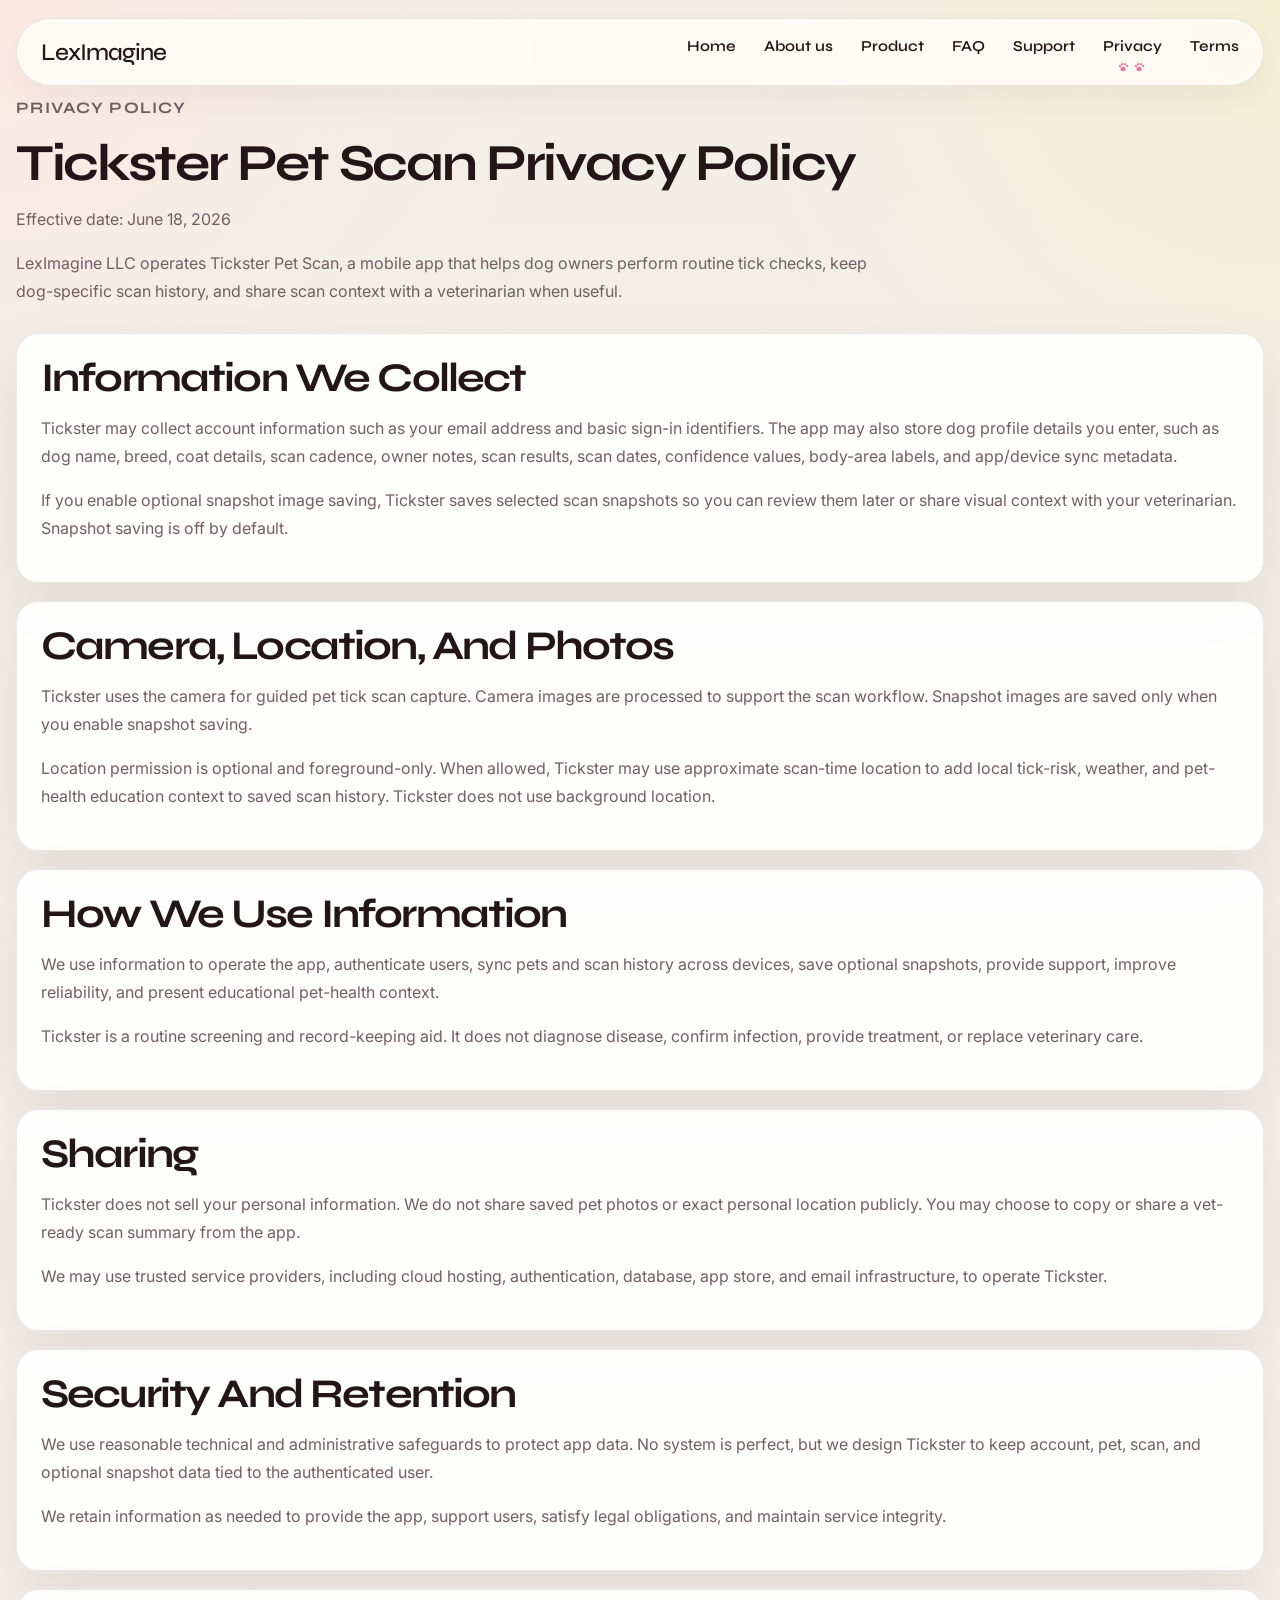
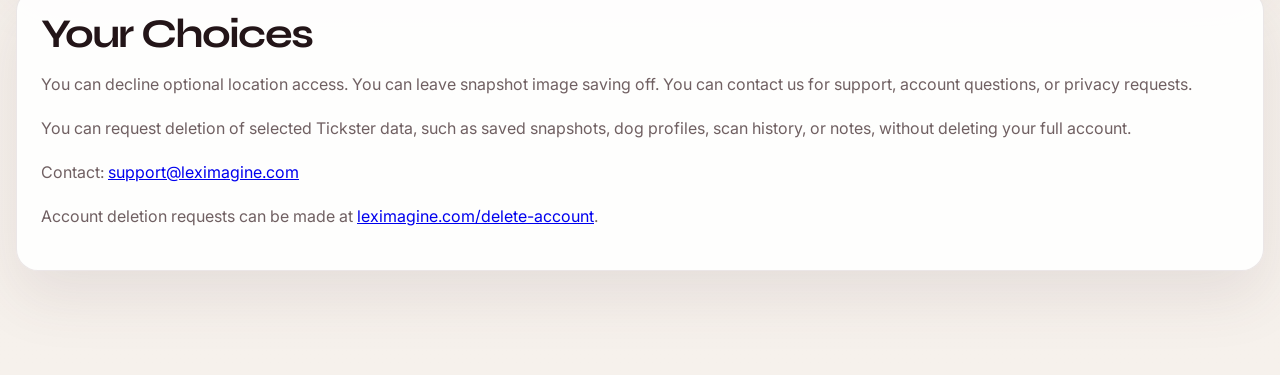
<file: privacy/index.html>
<!DOCTYPE html>
<html lang="en">
  <head>
    <meta charset="UTF-8" />
    <meta name="viewport" content="width=device-width, initial-scale=1.0" />
    <title>Privacy Policy | LexImagine</title>
    <meta
      name="description"
      content="Privacy Policy for Tickster Pet Scan by LexImagine."
    />
    <link rel="canonical" href="https://leximagine.com/privacy/" />
    <meta name="robots" content="index,follow,max-image-preview:large" />
    <meta name="theme-color" content="#f4efe8" />

    <!-- Open Graph -->
    <meta property="og:type" content="website" />
    <meta property="og:site_name" content="LexImagine" />
    <meta property="og:title" content="Tickster Pet Scan Privacy Policy" />
    <meta
      property="og:description"
      content="What Tickster Pet Scan collects, how camera, location and photos are used, sharing, security, retention, and your choices."
    />
    <meta property="og:url" content="https://leximagine.com/privacy/" />
    <meta property="og:image" content="https://leximagine.com/i/og-tickster.png" />
    <meta property="og:image:width" content="1200" />
    <meta property="og:image:height" content="630" />
    <meta property="og:locale" content="en_US" />

    <!-- Twitter / X -->
    <meta name="twitter:card" content="summary_large_image" />
    <meta name="twitter:title" content="Tickster Pet Scan Privacy Policy" />
    <meta name="twitter:image" content="https://leximagine.com/i/og-tickster.png" />

    <link rel="icon" type="image/png" href="../i/favicon.png" />
    <link rel="preconnect" href="https://fonts.googleapis.com" />
    <link rel="preconnect" href="https://fonts.gstatic.com" crossorigin />
    <link
      href="https://fonts.googleapis.com/css2?family=Inter:wght@400;500;600;700;800&family=Syne:wght@400;500;600;700;800&display=swap"
      rel="stylesheet"
    />
    <link rel="stylesheet" href="../styles.css?v=20260727-store" />

    <script type="application/ld+json">
      {
        "@context": "https://schema.org",
        "@type": "BreadcrumbList",
        "itemListElement": [
          { "@type": "ListItem", "position": 1, "name": "Home", "item": "https://leximagine.com/" },
          { "@type": "ListItem", "position": 2, "name": "Privacy Policy", "item": "https://leximagine.com/privacy/" }
        ]
      }
    </script>
  </head>
  <body>
    <div class="page-shell">
      <header class="site-header">
        <a class="brand" href="../" aria-label="LexImagine home">LexImagine</a>
        <button class="nav-toggle" type="button" aria-expanded="false" aria-controls="site-nav" aria-label="Toggle navigation">
          <span></span>
          <span></span>
        </button>
        <nav id="site-nav" class="site-nav" aria-label="Primary navigation">
          <a class="nav-link" href="../">Home</a>
          <a class="nav-link" href="../#about">About us</a>
          <a class="nav-link" href="../#product">Product</a>
          <a class="nav-link" href="../#faq">FAQ</a>
          <a class="nav-link" href="../support/">Support</a>
          <a class="nav-link active" href="./">Privacy</a>
          <a class="nav-link" href="../terms/">Terms</a>
        </nav>
      </header>

      <main>
        <section class="section editorial-section">
          <div class="section-heading">
            <p class="eyebrow">Privacy Policy</p>
            <h1>Tickster Pet Scan Privacy Policy</h1>
            <p>Effective date: June 18, 2026</p>
            <p>
              LexImagine LLC operates Tickster Pet Scan, a mobile app that helps dog owners perform routine tick checks,
              keep dog-specific scan history, and share scan context with a veterinarian when useful.
            </p>
          </div>

          <div class="content-grid">
            <article class="content-card">
              <h2>Information We Collect</h2>
              <p>
                Tickster may collect account information such as your email address and basic sign-in identifiers. The app
                may also store dog profile details you enter, such as dog name, breed, coat details, scan cadence, owner
                notes, scan results, scan dates, confidence values, body-area labels, and app/device sync metadata.
              </p>
              <p>
                If you enable optional snapshot image saving, Tickster saves selected scan snapshots so you can review
                them later or share visual context with your veterinarian. Snapshot saving is off by default.
              </p>
            </article>

            <article class="content-card">
              <h2>Camera, Location, And Photos</h2>
              <p>
                Tickster uses the camera for guided pet tick scan capture. Camera images are processed to support the scan
                workflow. Snapshot images are saved only when you enable snapshot saving.
              </p>
              <p>
                Location permission is optional and foreground-only. When allowed, Tickster may use approximate scan-time
                location to add local tick-risk, weather, and pet-health education context to saved scan history. Tickster
                does not use background location.
              </p>
            </article>

            <article class="content-card">
              <h2>How We Use Information</h2>
              <p>
                We use information to operate the app, authenticate users, sync pets and scan history across devices,
                save optional snapshots, provide support, improve reliability, and present educational pet-health context.
              </p>
              <p>
                Tickster is a routine screening and record-keeping aid. It does not diagnose disease, confirm infection,
                provide treatment, or replace veterinary care.
              </p>
            </article>

            <article class="content-card">
              <h2>Sharing</h2>
              <p>
                Tickster does not sell your personal information. We do not share saved pet photos or exact personal
                location publicly. You may choose to copy or share a vet-ready scan summary from the app.
              </p>
              <p>
                We may use trusted service providers, including cloud hosting, authentication, database, app store, and
                email infrastructure, to operate Tickster.
              </p>
            </article>

            <article class="content-card">
              <h2>Security And Retention</h2>
              <p>
                We use reasonable technical and administrative safeguards to protect app data. No system is perfect, but
                we design Tickster to keep account, pet, scan, and optional snapshot data tied to the authenticated user.
              </p>
              <p>
                We retain information as needed to provide the app, support users, satisfy legal obligations, and maintain
                service integrity.
              </p>
            </article>

            <article class="content-card">
              <h2>Your Choices</h2>
              <p>
                You can decline optional location access. You can leave snapshot image saving off. You can contact us for
                support, account questions, or privacy requests.
              </p>
              <p>
                You can request deletion of selected Tickster data, such as saved snapshots, dog profiles, scan history,
                or notes, without deleting your full account.
              </p>
              <p>
                Contact: <a href="mailto:support@leximagine.com">support@leximagine.com</a>
              </p>
              <p>
                Account deletion requests can be made at
                <a href="../delete-account/">leximagine.com/delete-account</a>.
              </p>
            </article>
          </div>
        </section>
      </main>
    </div>

    <script src="../script.js?v=20260727-navspy"></script>
  </body>
</html>
</file>
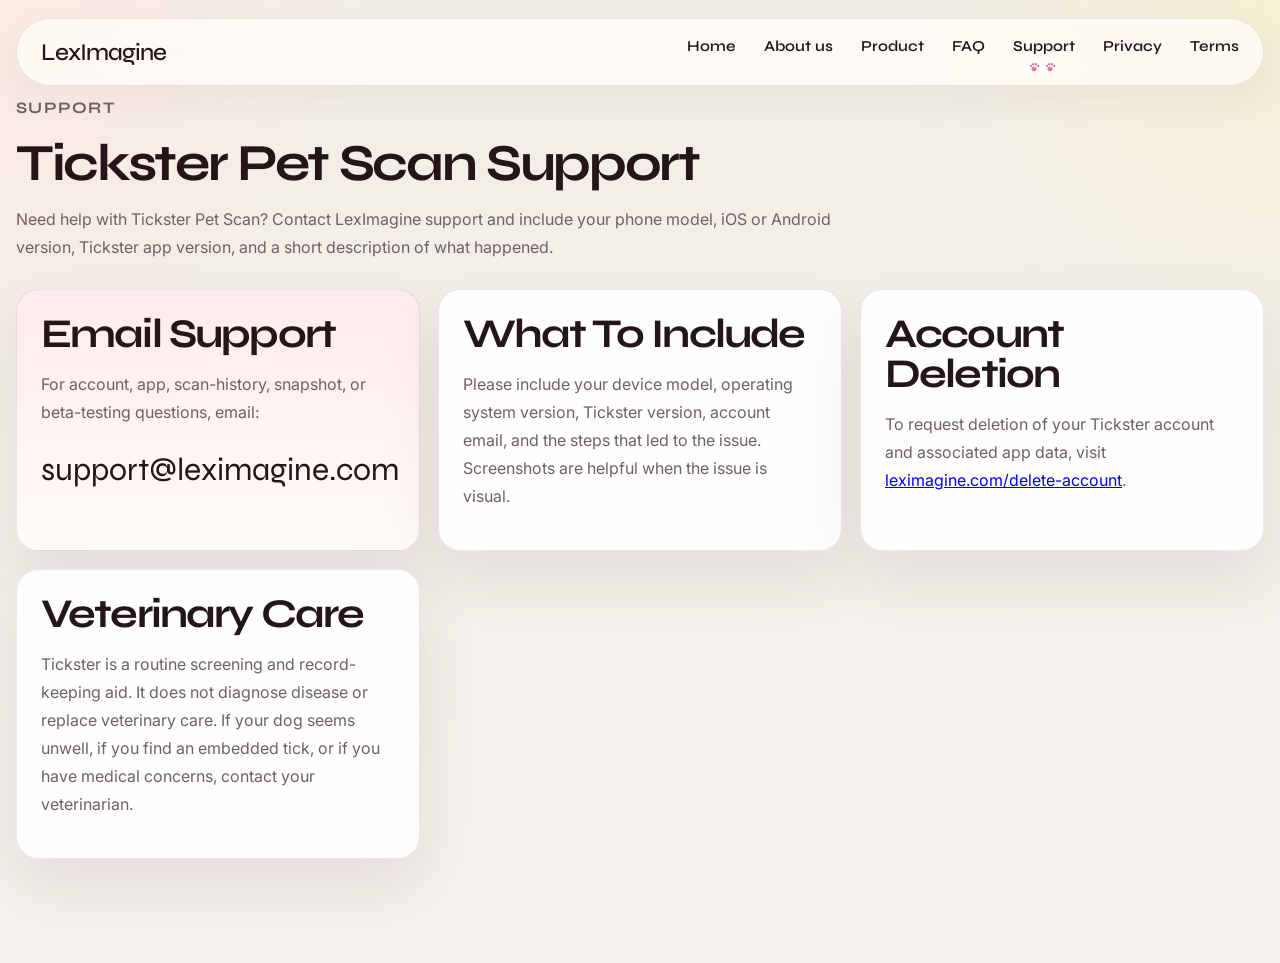
<file: support/index.html>
<!DOCTYPE html>
<html lang="en">
  <head>
    <meta charset="UTF-8" />
    <meta name="viewport" content="width=device-width, initial-scale=1.0" />
    <title>Support | LexImagine</title>
    <meta
      name="description"
      content="Support for Tickster Pet Scan by LexImagine."
    />
    <link rel="canonical" href="https://leximagine.com/support/" />
    <meta name="robots" content="index,follow,max-image-preview:large" />
    <meta name="theme-color" content="#f4efe8" />

    <!-- Open Graph -->
    <meta property="og:type" content="website" />
    <meta property="og:site_name" content="LexImagine" />
    <meta property="og:title" content="Tickster Pet Scan Support" />
    <meta
      property="og:description"
      content="Get help with Tickster Pet Scan. How to contact LexImagine support, what details to include, and how to request account deletion."
    />
    <meta property="og:url" content="https://leximagine.com/support/" />
    <meta property="og:image" content="https://leximagine.com/i/og-tickster.png" />
    <meta property="og:image:width" content="1200" />
    <meta property="og:image:height" content="630" />
    <meta property="og:locale" content="en_US" />

    <!-- Twitter / X -->
    <meta name="twitter:card" content="summary_large_image" />
    <meta name="twitter:title" content="Tickster Pet Scan Support" />
    <meta name="twitter:image" content="https://leximagine.com/i/og-tickster.png" />

    <link rel="icon" type="image/png" href="../i/favicon.png" />
    <link rel="preconnect" href="https://fonts.googleapis.com" />
    <link rel="preconnect" href="https://fonts.gstatic.com" crossorigin />
    <link
      href="https://fonts.googleapis.com/css2?family=Inter:wght@400;500;600;700;800&family=Syne:wght@400;500;600;700;800&display=swap"
      rel="stylesheet"
    />
    <link rel="stylesheet" href="../styles.css?v=20260727-store" />

    <script type="application/ld+json">
      {
        "@context": "https://schema.org",
        "@type": "BreadcrumbList",
        "itemListElement": [
          { "@type": "ListItem", "position": 1, "name": "Home", "item": "https://leximagine.com/" },
          { "@type": "ListItem", "position": 2, "name": "Support", "item": "https://leximagine.com/support/" }
        ]
      }
    </script>
  </head>
  <body>
    <div class="page-shell">
      <header class="site-header">
        <a class="brand" href="../" aria-label="LexImagine home">LexImagine</a>
        <button class="nav-toggle" type="button" aria-expanded="false" aria-controls="site-nav" aria-label="Toggle navigation">
          <span></span>
          <span></span>
        </button>
        <nav id="site-nav" class="site-nav" aria-label="Primary navigation">
          <a class="nav-link" href="../">Home</a>
          <a class="nav-link" href="../#about">About us</a>
          <a class="nav-link" href="../#product">Product</a>
          <a class="nav-link" href="../#faq">FAQ</a>
          <a class="nav-link active" href="./">Support</a>
          <a class="nav-link" href="../privacy/">Privacy</a>
          <a class="nav-link" href="../terms/">Terms</a>
        </nav>
      </header>

      <main>
        <section class="section editorial-section">
          <div class="section-heading">
            <p class="eyebrow">Support</p>
            <h1>Tickster Pet Scan Support</h1>
            <p>
              Need help with Tickster Pet Scan? Contact LexImagine support and include your phone model, iOS or Android
              version, Tickster app version, and a short description of what happened.
            </p>
          </div>

          <div class="content-grid content-grid-three">
            <article class="content-card emphasis-card">
              <h2>Email Support</h2>
              <p>
                For account, app, scan-history, snapshot, or beta-testing questions, email:
              </p>
              <p>
                <a class="contact-link" href="mailto:support@leximagine.com">support@leximagine.com</a>
              </p>
            </article>

            <article class="content-card">
              <h2>What To Include</h2>
              <p>
                Please include your device model, operating system version, Tickster version, account email, and the steps
                that led to the issue. Screenshots are helpful when the issue is visual.
              </p>
            </article>

            <article class="content-card">
              <h2>Account Deletion</h2>
              <p>
                To request deletion of your Tickster account and associated app data, visit
                <a href="../delete-account/">leximagine.com/delete-account</a>.
              </p>
            </article>

            <article class="content-card">
              <h2>Veterinary Care</h2>
              <p>
                Tickster is a routine screening and record-keeping aid. It does not diagnose disease or replace veterinary
                care. If your dog seems unwell, if you find an embedded tick, or if you have medical concerns, contact
                your veterinarian.
              </p>
            </article>
          </div>
        </section>
      </main>
    </div>

    <script src="../script.js?v=20260727-navspy"></script>
  </body>
</html>
</file>
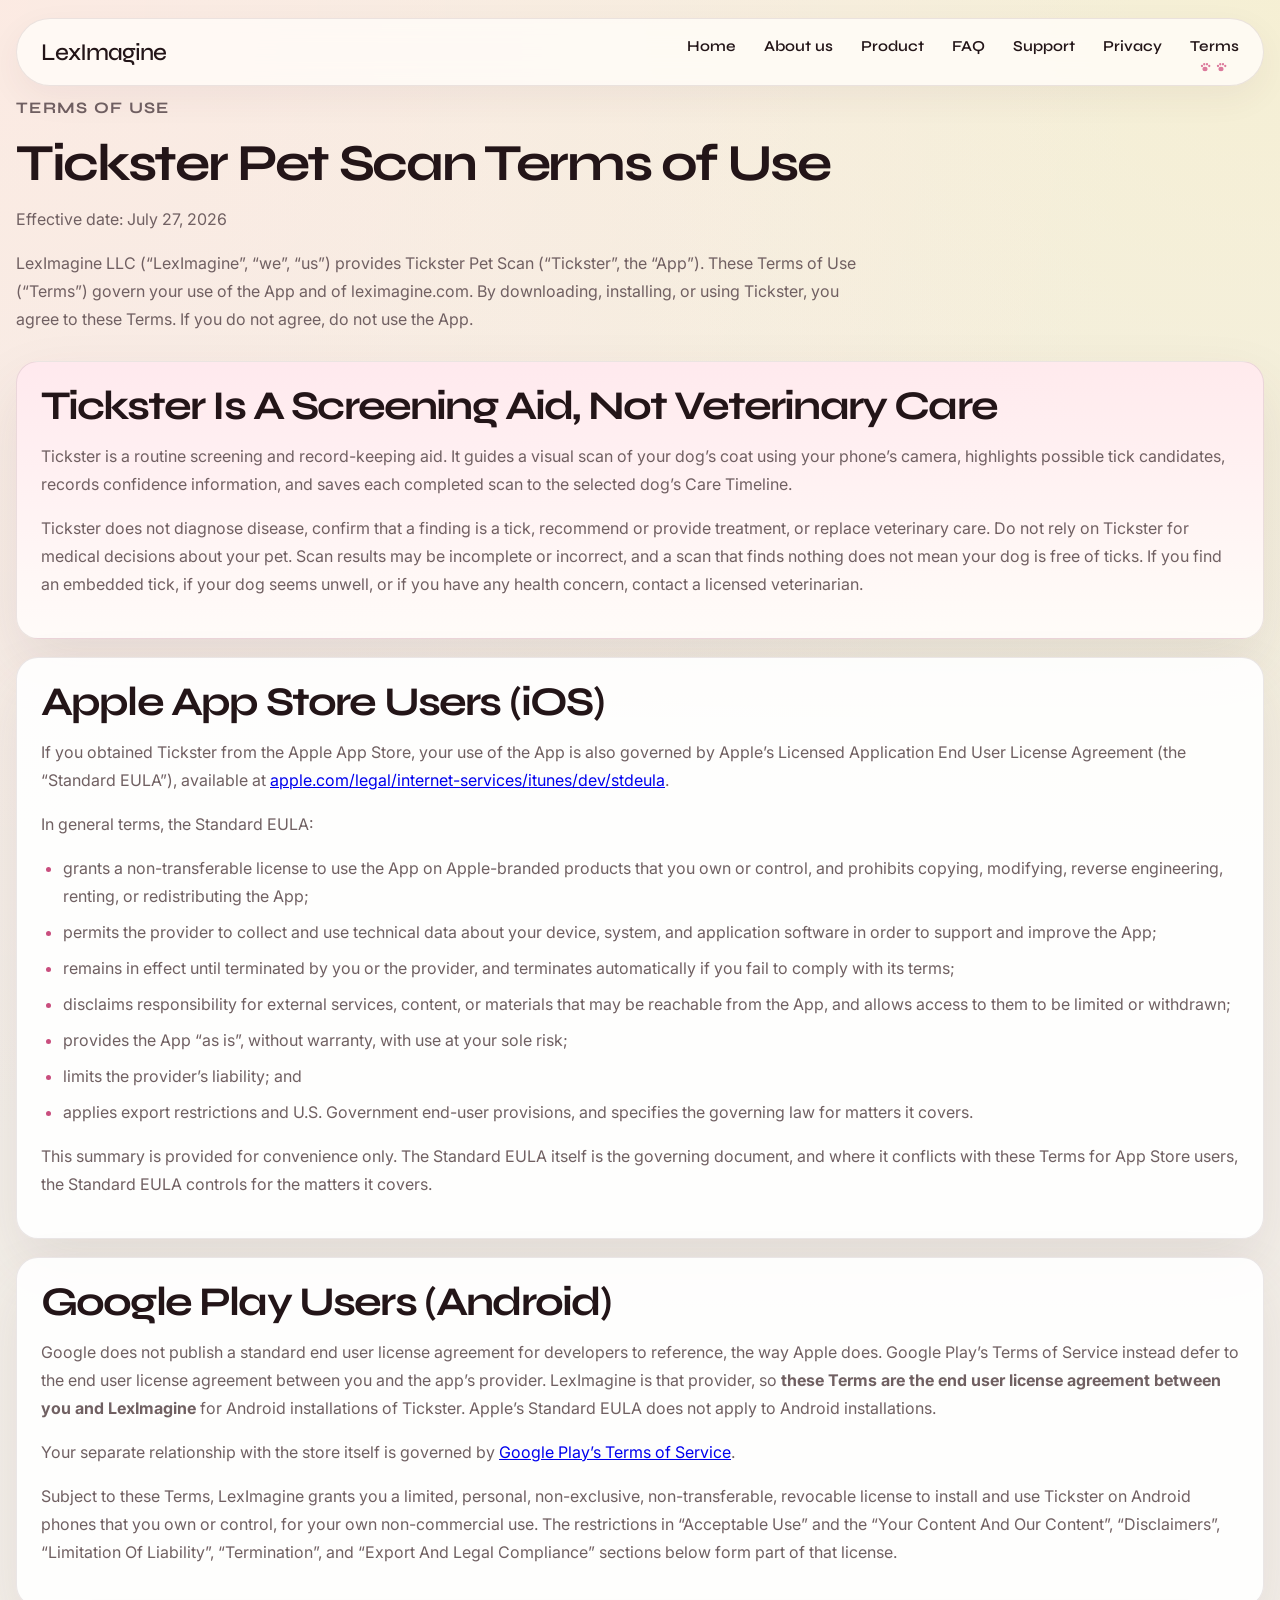
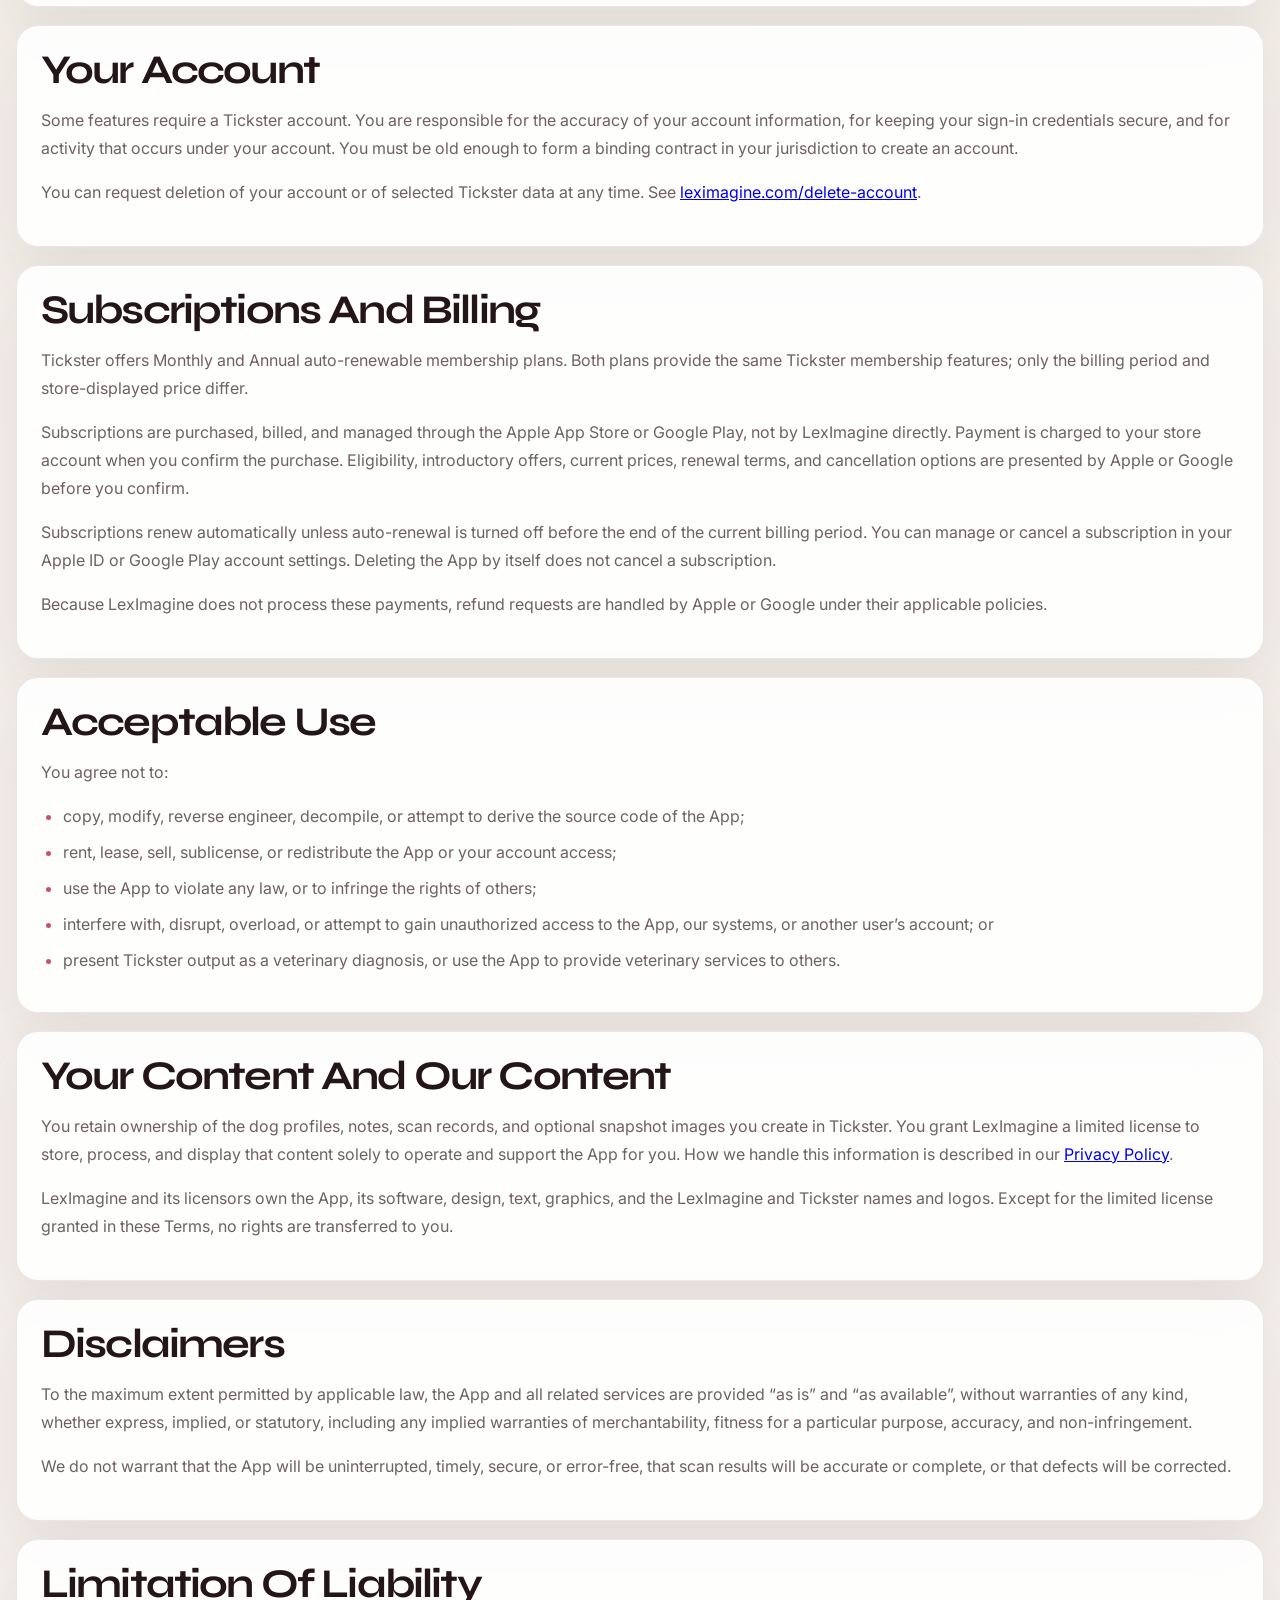
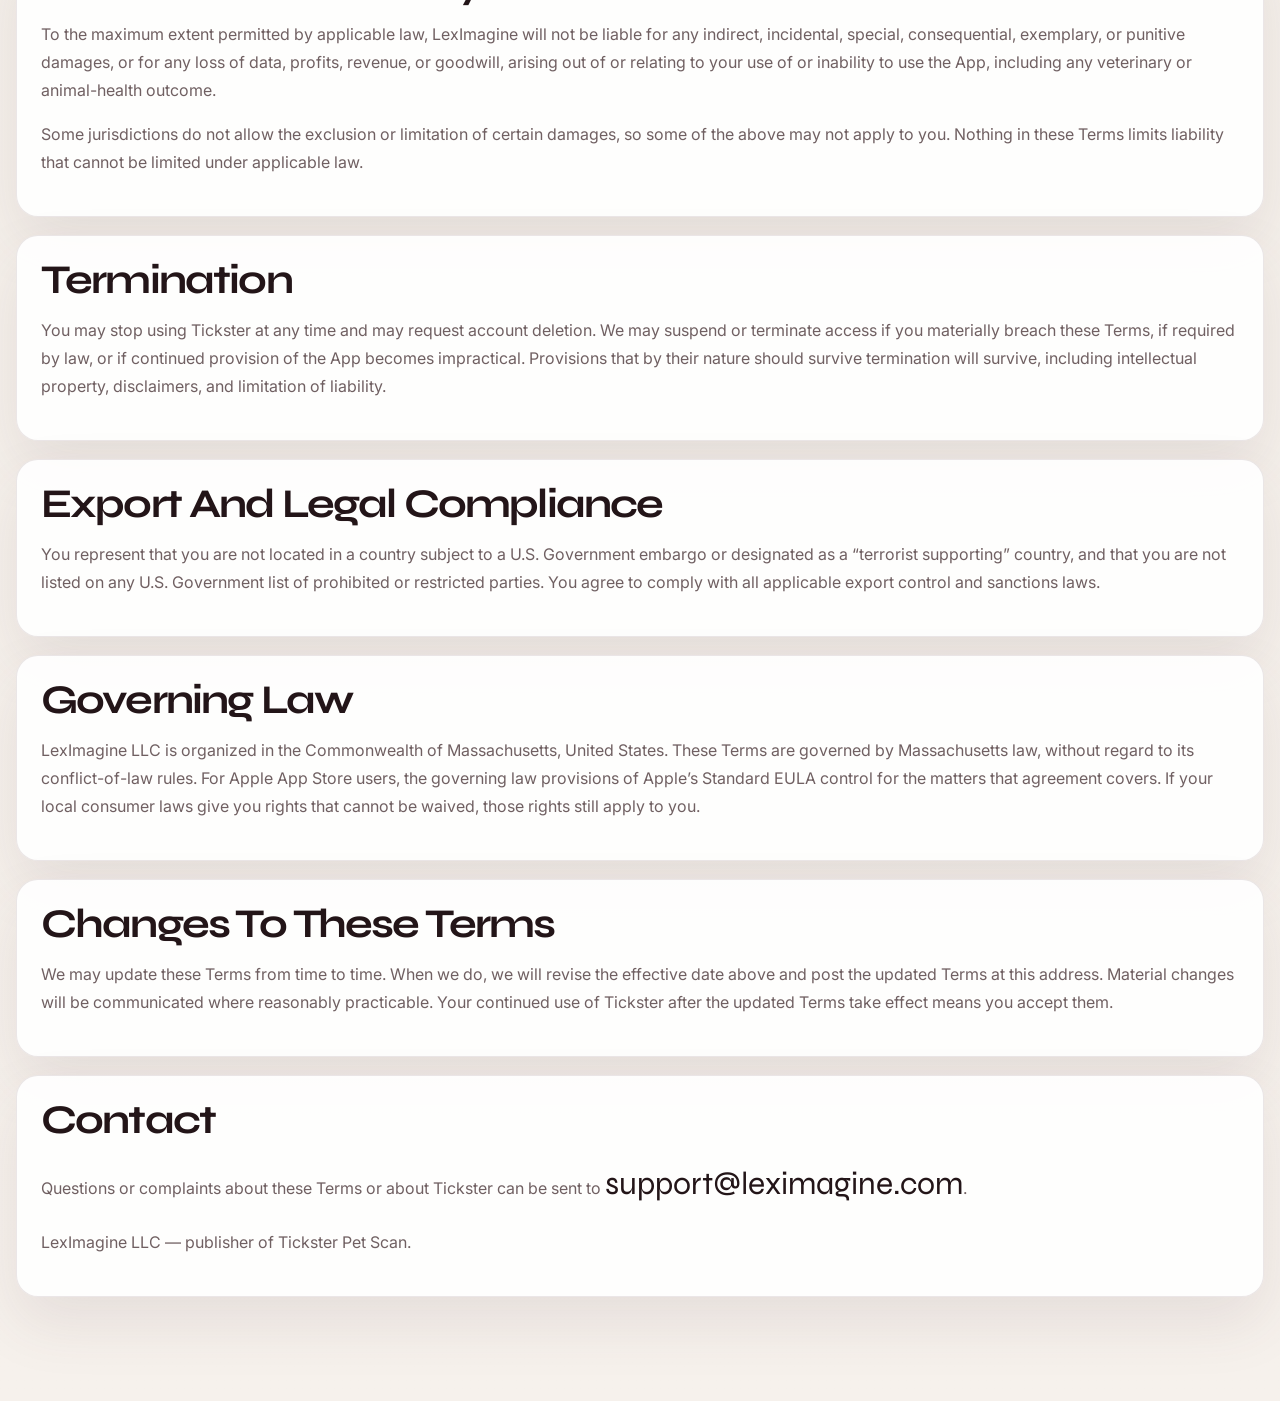
<file: terms/index.html>
<!DOCTYPE html>
<html lang="en">
  <head>
    <meta charset="UTF-8" />
    <meta name="viewport" content="width=device-width, initial-scale=1.0" />
    <title>Terms of Use | LexImagine</title>
    <meta
      name="description"
      content="Terms of Use for Tickster Pet Scan by LexImagine, including subscription terms and the Apple Standard EULA that applies to App Store users."
    />
    <link rel="canonical" href="https://leximagine.com/terms/" />
    <meta name="robots" content="index,follow,max-image-preview:large" />
    <meta name="theme-color" content="#f4efe8" />

    <!-- Open Graph -->
    <meta property="og:type" content="website" />
    <meta property="og:site_name" content="LexImagine" />
    <meta property="og:title" content="Tickster Pet Scan Terms of Use" />
    <meta
      property="og:description"
      content="Terms of Use for Tickster Pet Scan by LexImagine, including subscription and billing terms and the Apple Standard EULA for App Store users."
    />
    <meta property="og:url" content="https://leximagine.com/terms/" />
    <meta property="og:image" content="https://leximagine.com/i/og-tickster.png" />
    <meta property="og:image:width" content="1200" />
    <meta property="og:image:height" content="630" />
    <meta property="og:locale" content="en_US" />

    <!-- Twitter / X -->
    <meta name="twitter:card" content="summary_large_image" />
    <meta name="twitter:title" content="Tickster Pet Scan Terms of Use" />
    <meta name="twitter:image" content="https://leximagine.com/i/og-tickster.png" />

    <link rel="icon" type="image/png" href="../i/favicon.png" />
    <link rel="preconnect" href="https://fonts.googleapis.com" />
    <link rel="preconnect" href="https://fonts.gstatic.com" crossorigin />
    <link
      href="https://fonts.googleapis.com/css2?family=Inter:wght@400;500;600;700;800&family=Syne:wght@400;500;600;700;800&display=swap"
      rel="stylesheet"
    />
    <link rel="stylesheet" href="../styles.css?v=20260727-store" />

    <script type="application/ld+json">
      {
        "@context": "https://schema.org",
        "@type": "BreadcrumbList",
        "itemListElement": [
          { "@type": "ListItem", "position": 1, "name": "Home", "item": "https://leximagine.com/" },
          { "@type": "ListItem", "position": 2, "name": "Terms of Use", "item": "https://leximagine.com/terms/" }
        ]
      }
    </script>
  </head>
  <body>
    <div class="page-shell">
      <header class="site-header">
        <a class="brand" href="../" aria-label="LexImagine home">LexImagine</a>
        <button class="nav-toggle" type="button" aria-expanded="false" aria-controls="site-nav" aria-label="Toggle navigation">
          <span></span>
          <span></span>
        </button>
        <nav id="site-nav" class="site-nav" aria-label="Primary navigation">
          <a class="nav-link" href="../">Home</a>
          <a class="nav-link" href="../#about">About us</a>
          <a class="nav-link" href="../#product">Product</a>
          <a class="nav-link" href="../#faq">FAQ</a>
          <a class="nav-link" href="../support/">Support</a>
          <a class="nav-link" href="../privacy/">Privacy</a>
          <a class="nav-link active" href="./">Terms</a>
        </nav>
      </header>

      <main>
        <section class="section editorial-section">
          <div class="section-heading">
            <p class="eyebrow">Terms of Use</p>
            <h1>Tickster Pet Scan Terms of Use</h1>
            <p>Effective date: July 27, 2026</p>
            <p>
              LexImagine LLC (“LexImagine”, “we”, “us”) provides Tickster Pet Scan (“Tickster”, the “App”). These Terms
              of Use (“Terms”) govern your use of the App and of leximagine.com. By downloading, installing, or using
              Tickster, you agree to these Terms. If you do not agree, do not use the App.
            </p>
          </div>

          <div class="content-grid">
            <article class="content-card emphasis-card">
              <h2>Tickster Is A Screening Aid, Not Veterinary Care</h2>
              <p>
                Tickster is a routine screening and record-keeping aid. It guides a visual scan of your dog’s coat using
                your phone’s camera, highlights possible tick candidates, records confidence information, and saves each
                completed scan to the selected dog’s Care Timeline.
              </p>
              <p>
                Tickster does not diagnose disease, confirm that a finding is a tick, recommend or provide treatment, or
                replace veterinary care. Do not rely on Tickster for medical decisions about your pet. Scan results may
                be incomplete or incorrect, and a scan that finds nothing does not mean your dog is free of ticks. If you
                find an embedded tick, if your dog seems unwell, or if you have any health concern, contact a licensed
                veterinarian.
              </p>
            </article>

            <article class="content-card">
              <h2>Apple App Store Users (iOS)</h2>
              <p>
                If you obtained Tickster from the Apple App Store, your use of the App is also governed by Apple’s
                Licensed Application End User License Agreement (the “Standard EULA”), available at
                <a href="https://www.apple.com/legal/internet-services/itunes/dev/stdeula/" rel="noopener">
                  apple.com/legal/internet-services/itunes/dev/stdeula</a>.
              </p>
              <p>In general terms, the Standard EULA:</p>
              <ul>
                <li>
                  grants a non-transferable license to use the App on Apple-branded products that you own or control, and
                  prohibits copying, modifying, reverse engineering, renting, or redistributing the App;
                </li>
                <li>
                  permits the provider to collect and use technical data about your device, system, and application
                  software in order to support and improve the App;
                </li>
                <li>
                  remains in effect until terminated by you or the provider, and terminates automatically if you fail to
                  comply with its terms;
                </li>
                <li>
                  disclaims responsibility for external services, content, or materials that may be reachable from the
                  App, and allows access to them to be limited or withdrawn;
                </li>
                <li>provides the App “as is”, without warranty, with use at your sole risk;</li>
                <li>limits the provider’s liability; and</li>
                <li>
                  applies export restrictions and U.S. Government end-user provisions, and specifies the governing law
                  for matters it covers.
                </li>
              </ul>
              <p>
                This summary is provided for convenience only. The Standard EULA itself is the governing document, and
                where it conflicts with these Terms for App Store users, the Standard EULA controls for the matters it
                covers.
              </p>
            </article>

            <article class="content-card">
              <h2>Google Play Users (Android)</h2>
              <p>
                Google does not publish a standard end user license agreement for developers to reference, the way Apple
                does. Google Play’s Terms of Service instead defer to the end user license agreement between you and the
                app’s provider. LexImagine is that provider, so <strong>these Terms are the end user license agreement
                between you and LexImagine</strong> for Android installations of Tickster. Apple’s Standard EULA does not
                apply to Android installations.
              </p>
              <p>
                Your separate relationship with the store itself is governed by
                <a href="https://play.google.com/intl/en-us/about/play-terms/" rel="noopener">
                  Google Play’s Terms of Service</a>.
              </p>
              <p>
                Subject to these Terms, LexImagine grants you a limited, personal, non-exclusive, non-transferable,
                revocable license to install and use Tickster on Android phones that you own or control, for your own
                non-commercial use. The restrictions in “Acceptable Use” and the “Your Content And Our Content”,
                “Disclaimers”, “Limitation Of Liability”, “Termination”, and “Export And Legal Compliance” sections below
                form part of that license.
              </p>
            </article>

            <article class="content-card">
              <h2>Your Account</h2>
              <p>
                Some features require a Tickster account. You are responsible for the accuracy of your account
                information, for keeping your sign-in credentials secure, and for activity that occurs under your
                account. You must be old enough to form a binding contract in your jurisdiction to create an account.
              </p>
              <p>
                You can request deletion of your account or of selected Tickster data at any time. See
                <a href="../delete-account/">leximagine.com/delete-account</a>.
              </p>
            </article>

            <article class="content-card">
              <h2>Subscriptions And Billing</h2>
              <p>
                Tickster offers Monthly and Annual auto-renewable membership plans. Both plans provide the same Tickster
                membership features; only the billing period and store-displayed price differ.
              </p>
              <p>
                Subscriptions are purchased, billed, and managed through the Apple App Store or Google Play, not by
                LexImagine directly. Payment is charged to your store account when you confirm the purchase. Eligibility,
                introductory offers, current prices, renewal terms, and cancellation options are presented by Apple or
                Google before you confirm.
              </p>
              <p>
                Subscriptions renew automatically unless auto-renewal is turned off before the end of the current billing
                period. You can manage or cancel a subscription in your Apple ID or Google Play account settings.
                Deleting the App by itself does not cancel a subscription.
              </p>
              <p>
                Because LexImagine does not process these payments, refund requests are handled by Apple or Google under
                their applicable policies.
              </p>
            </article>

            <article class="content-card">
              <h2>Acceptable Use</h2>
              <p>You agree not to:</p>
              <ul>
                <li>copy, modify, reverse engineer, decompile, or attempt to derive the source code of the App;</li>
                <li>rent, lease, sell, sublicense, or redistribute the App or your account access;</li>
                <li>use the App to violate any law, or to infringe the rights of others;</li>
                <li>
                  interfere with, disrupt, overload, or attempt to gain unauthorized access to the App, our systems, or
                  another user’s account; or
                </li>
                <li>
                  present Tickster output as a veterinary diagnosis, or use the App to provide veterinary services to
                  others.
                </li>
              </ul>
            </article>

            <article class="content-card">
              <h2>Your Content And Our Content</h2>
              <p>
                You retain ownership of the dog profiles, notes, scan records, and optional snapshot images you create in
                Tickster. You grant LexImagine a limited license to store, process, and display that content solely to
                operate and support the App for you. How we handle this information is described in our
                <a href="../privacy/">Privacy Policy</a>.
              </p>
              <p>
                LexImagine and its licensors own the App, its software, design, text, graphics, and the LexImagine and
                Tickster names and logos. Except for the limited license granted in these Terms, no rights are
                transferred to you.
              </p>
            </article>

            <article class="content-card">
              <h2>Disclaimers</h2>
              <p>
                To the maximum extent permitted by applicable law, the App and all related services are provided “as is”
                and “as available”, without warranties of any kind, whether express, implied, or statutory, including any
                implied warranties of merchantability, fitness for a particular purpose, accuracy, and non-infringement.
              </p>
              <p>
                We do not warrant that the App will be uninterrupted, timely, secure, or error-free, that scan results
                will be accurate or complete, or that defects will be corrected.
              </p>
            </article>

            <article class="content-card">
              <h2>Limitation Of Liability</h2>
              <p>
                To the maximum extent permitted by applicable law, LexImagine will not be liable for any indirect,
                incidental, special, consequential, exemplary, or punitive damages, or for any loss of data, profits,
                revenue, or goodwill, arising out of or relating to your use of or inability to use the App, including
                any veterinary or animal-health outcome.
              </p>
              <p>
                Some jurisdictions do not allow the exclusion or limitation of certain damages, so some of the above may
                not apply to you. Nothing in these Terms limits liability that cannot be limited under applicable law.
              </p>
            </article>

            <article class="content-card">
              <h2>Termination</h2>
              <p>
                You may stop using Tickster at any time and may request account deletion. We may suspend or terminate
                access if you materially breach these Terms, if required by law, or if continued provision of the App
                becomes impractical. Provisions that by their nature should survive termination will survive, including
                intellectual property, disclaimers, and limitation of liability.
              </p>
            </article>

            <article class="content-card">
              <h2>Export And Legal Compliance</h2>
              <p>
                You represent that you are not located in a country subject to a U.S. Government embargo or designated as
                a “terrorist supporting” country, and that you are not listed on any U.S. Government list of prohibited
                or restricted parties. You agree to comply with all applicable export control and sanctions laws.
              </p>
            </article>

            <article class="content-card">
              <h2>Governing Law</h2>
              <p>
                LexImagine LLC is organized in the Commonwealth of Massachusetts, United States. These Terms are governed
                by Massachusetts law, without regard to its conflict-of-law rules. For Apple App Store users, the
                governing law provisions of Apple’s Standard EULA control for the matters that agreement covers. If your
                local consumer laws give you rights that cannot be waived, those rights still apply to you.
              </p>
            </article>

            <article class="content-card">
              <h2>Changes To These Terms</h2>
              <p>
                We may update these Terms from time to time. When we do, we will revise the effective date above and post
                the updated Terms at this address. Material changes will be communicated where reasonably practicable.
                Your continued use of Tickster after the updated Terms take effect means you accept them.
              </p>
            </article>

            <article class="content-card">
              <h2>Contact</h2>
              <p>
                Questions or complaints about these Terms or about Tickster can be sent to
                <a class="contact-link" href="mailto:support@leximagine.com">support@leximagine.com</a>.
              </p>
              <p>LexImagine LLC — publisher of Tickster Pet Scan.</p>
            </article>
          </div>
        </section>
      </main>
    </div>

    <script src="../script.js?v=20260727-navspy"></script>
  </body>
</html>
</file>
<file: styles.css>
:root {
  --bg: #f4efe8;
  --surface: rgba(255, 255, 255, 0.9);
  --surface-strong: #fffdf9;
  --ink: #231518;
  --muted: #706062;
  --line: rgba(88, 59, 67, 0.12);
  --accent: #dc7a9c;
  --accent-strong: #c94e7e;
  --shadow: 0 26px 60px rgba(88, 59, 67, 0.1);
  --radius-xl: 28px;
  --radius-lg: 22px;
  --radius-md: 16px;
  --content-width: 1280px;
  --header-gap: 8px;
  --scroll-offset-mobile: 76px;
  --scroll-offset-desktop: 96px;
}

* {
  box-sizing: border-box;
}

html {
  scroll-behavior: smooth;
}

body {
  margin: 0;
  color: var(--ink);
  font-family: 'Inter', sans-serif;
  background:
    radial-gradient(circle at top left, rgba(255, 233, 225, 0.75), transparent 24%),
    radial-gradient(circle at right top, rgba(247, 240, 203, 0.68), transparent 24%),
    linear-gradient(180deg, #f2eee7 0%, #f6f1ec 100%);
}

img {
  display: block;
  max-width: 100%;
}

.page-shell {
  width: min(calc(100% - 20px), var(--content-width));
  margin: 14px auto 40px;
}

.site-header {
  position: sticky;
  top: 10px;
  z-index: 20;
  display: flex;
  align-items: center;
  justify-content: space-between;
  gap: 14px;
  padding: 14px 18px;
  border: 1px solid var(--line);
  border-radius: 28px;
  background: rgba(255, 252, 247, 0.85);
  backdrop-filter: blur(14px);
  box-shadow: 0 12px 34px rgba(88, 59, 67, 0.06);
}

.brand,
.nav-link,
.eyebrow,
.step-label,
.store-overline {
  font-family: 'Syne', sans-serif;
}

.brand {
  color: var(--ink);
  text-decoration: none;
  font-size: 1.5rem;
  font-weight: 500;
  letter-spacing: -0.04em;
}

.site-nav {
  position: absolute;
  left: 0;
  right: 0;
  top: calc(100% + 10px);
  display: none;
  flex-direction: column;
  align-items: flex-start;
  gap: 18px;
  padding: 20px;
  border: 1px solid var(--line);
  border-radius: 24px;
  background: rgba(255, 252, 247, 0.96);
  box-shadow: 0 18px 40px rgba(88, 59, 67, 0.1);
}

.site-nav.open {
  display: flex;
}

.nav-link {
  position: relative;
  color: var(--ink);
  text-decoration: none;
  font-size: 0.95rem;
  font-weight: 600;
  padding-bottom: 14px;
}

.nav-link.active::after {
  content: '';
  position: absolute;
  left: 50%;
  bottom: -6px;
  transform: translateX(-50%);
  width: 36px;
  height: 12px;
  background-repeat: no-repeat;
  background-position: center;
  background-size: contain;
  background-image: url("data:image/svg+xml,%3Csvg xmlns='http://www.w3.org/2000/svg' width='72' height='24' viewBox='0 0 72 24'%3E%3Cg fill='%23dc7a9c'%3E%3Cg transform='translate(6 2)'%3E%3Cellipse cx='10' cy='14' rx='5.2' ry='4.4'/%3E%3Ccircle cx='4' cy='8' r='2.3'/%3E%3Ccircle cx='8.5' cy='4.5' r='2.3'/%3E%3Ccircle cx='14' cy='4.5' r='2.3'/%3E%3Ccircle cx='18.5' cy='8' r='2.3'/%3E%3C/g%3E%3Cg transform='translate(38 2)'%3E%3Cellipse cx='10' cy='14' rx='5.2' ry='4.4'/%3E%3Ccircle cx='4' cy='8' r='2.3'/%3E%3Ccircle cx='8.5' cy='4.5' r='2.3'/%3E%3Ccircle cx='14' cy='4.5' r='2.3'/%3E%3Ccircle cx='18.5' cy='8' r='2.3'/%3E%3C/g%3E%3C/g%3E%3C/svg%3E");
}

.nav-toggle {
  display: inline-block;
  width: 46px;
  height: 46px;
  border: 1px solid var(--line);
  border-radius: 999px;
  background: var(--surface-strong);
}

.nav-toggle span {
  display: block;
  width: 18px;
  height: 2px;
  margin: 5px auto;
  background: var(--ink);
}

.section {
  padding: var(--header-gap) 0 52px;
  scroll-margin-top: calc(var(--scroll-offset-mobile) + var(--header-gap));
}

.hero {
  display: grid;
  grid-template-columns: 1fr;
  gap: 18px;
  align-items: stretch;
  min-height: auto;
  padding-top: 0;
}

.hero.section {
  padding-top: var(--header-gap);
}

.hero-intro,
.hero-panel,
.content-card,
.process-card,
.cta-section,
.contact-card {
  border: 1px solid var(--line);
  background: var(--surface);
  box-shadow: var(--shadow);
}

.hero-intro {
  padding: 22px;
  border-radius: var(--radius-xl);
  display: flex;
  flex-direction: column;
  justify-content: flex-start;
}

.hero-intro h1 {
  font-size: 2rem;
  line-height: 1;
}

.eyebrow {
  margin: 0 0 16px;
  color: var(--accent-strong);
  font-size: 0.92rem;
  font-weight: 700;
  text-transform: uppercase;
  letter-spacing: 0.08em;
}

h1,
h2,
h3 {
  margin: 0;
  font-family: 'Syne', sans-serif;
  letter-spacing: -0.045em;
}

h1 {
  font-size: clamp(2.2rem, 10vw, 3.25rem);
  line-height: 0.98;
}

h2 {
  font-size: clamp(1.75rem, 8vw, 2.55rem);
  line-height: 0.98;
}

h3 {
  font-size: 1.22rem;
}

.hero-copy,
.panel-text,
.section-heading p,
.content-card p,
.content-card li,
.process-card p,
.cta-copy p,
.contact-note {
  color: var(--muted);
  line-height: 1.75;
  font-size: 1rem;
}

.content-card ul {
  margin: 0 0 14px;
  padding-left: 22px;
}

.content-card li {
  margin-bottom: 8px;
}

.content-card li::marker {
  color: var(--accent-strong);
}

.hero-actions,
.store-actions {
  display: flex;
  flex-wrap: wrap;
  gap: 14px;
  margin-top: 26px;
}

.hero-actions {
  display: grid;
  width: 100%;
  align-self: stretch;
  justify-items: stretch;
}

.hero-intro .hero-actions .button,
.hero-intro .hero-store-links .mini-store-link {
  width: 100%;
  display: flex;
}

.button {
  display: inline-flex;
  align-items: center;
  justify-content: center;
  min-height: 56px;
  padding: 0 22px;
  border-radius: 18px;
  text-decoration: none;
  transition: transform 180ms ease, box-shadow 180ms ease;
}

.button:hover,
.store-card:hover {
  transform: translateY(-2px);
}

.button-primary {
  background: linear-gradient(135deg, #cb537f, #e28a66);
  color: #fff;
  box-shadow: 0 20px 38px rgba(201, 78, 126, 0.22);
}

.button-secondary {
  border: 1px solid rgba(201, 78, 126, 0.88);
  background: linear-gradient(135deg, #cb537f, #e28a66);
  color: #fff;
  box-shadow: 0 16px 30px rgba(201, 78, 126, 0.16);
}

.hero-stage {
  display: grid;
  grid-template-columns: 1fr;
  gap: 0;
  min-height: auto;
}

.hero-panel {
  padding: 22px;
}

.hero-panel-copy {
  border-radius: var(--radius-xl);
  border-right: 1px solid var(--line);
}

.hero-panel-stat {
  border-radius: var(--radius-xl);
  border-left: 1px solid var(--line);
  display: flex;
  flex-direction: column;
  justify-content: flex-start;
}

.hero-panel-stat-copy {
  display: flex;
  flex-direction: column;
  gap: 8px;
}

.hero-panel-stat .panel-overline {
  margin: 0;
}

.hero-panel-stat .panel-title {
  margin: 0;
}

.hero-panel-stat .panel-text {
  margin: 0;
}

.brand-mark {
  width: 78px;
  height: 78px;
  border-radius: 22px;
  margin-bottom: 28px;
}

.panel-overline {
  margin: 0 0 14px;
  color: var(--muted);
  font-size: 0.8rem;
  font-weight: 700;
  letter-spacing: 0.08em;
  text-transform: uppercase;
}

.panel-title {
  font-size: 2rem;
  margin-bottom: 16px;
}

.dog-watch-stack {
  display: flex;
  flex-direction: row;
  flex-wrap: wrap;
  justify-content: center;
  align-items: flex-end;
  gap: 8px;
  min-height: 0;
  margin-bottom: 18px;
  overflow: visible;
}

.watch-dog {
  display: block;
  width: 48px;
  max-width: 100%;
  height: auto;
  object-fit: contain;
  transform-origin: center center;
  filter: drop-shadow(0 10px 18px rgba(88, 59, 67, 0.08));
}

.watch-dog-1 {
  width: 46px;
  margin-right: 0;
  transform: none;
}

.watch-dog-2 {
  width: 58px;
  margin-right: 0;
  transform: none;
}

.watch-dog-3 {
  width: 50px;
  margin-right: 0;
  transform: none;
}

.watch-dog-4 {
  width: 44px;
  margin-right: 0;
  transform: none;
}

.panel-store-links {
  display: grid;
  gap: 12px;
  margin-top: 22px;
}

.hero-store-links {
  display: grid;
  width: 100%;
  align-self: stretch;
}

.hero-intro .hero-actions,
.hero-intro .hero-store-links {
  width: min(100%, 304px);
}

.panel-store-links-secondary {
  display: grid;
}

.mini-store-link {
  display: flex;
  align-items: center;
  gap: 12px;
  padding: 12px 14px;
  border: 1px solid rgba(220, 122, 156, 0.72);
  border-radius: 18px;
  background: rgba(255, 255, 255, 0.78);
  color: var(--ink);
  text-decoration: none;
  box-shadow: 0 10px 24px rgba(88, 59, 67, 0.06);
  transition: transform 180ms ease, box-shadow 180ms ease;
}

.mini-store-link:hover {
  transform: translateY(-2px);
  box-shadow: 0 16px 28px rgba(88, 59, 67, 0.1);
}

.mini-store-link small,
.mini-store-link strong {
  display: block;
}

.mini-store-link small {
  color: var(--muted);
  font-size: 0.72rem;
  letter-spacing: 0.06em;
  text-transform: uppercase;
}

.mini-store-link strong {
  margin-top: 2px;
  font-family: 'Syne', sans-serif;
  font-size: 1rem;
}

.mini-store-icon {
  display: inline-flex;
  align-items: center;
  justify-content: center;
  width: 42px;
  height: 42px;
  border-radius: 14px;
  background: linear-gradient(135deg, rgba(220, 122, 156, 0.16), rgba(201, 78, 126, 0.08));
  flex: 0 0 auto;
}

.mini-store-icon svg {
  width: 22px;
  height: 22px;
  fill: var(--accent-strong); /* fallback */
  fill: url(#storeIconGradient);
}

/* Google Play mark: official artwork used as a mask so the brand gradient
   shows through it, matching the Apple glyph beside it. */
.store-glyph-play {
  display: block;
  /* 20% larger than the 22px Apple glyph: the Play mark is a wide, gapped
     triangle, so it reads smaller at matched dimensions. */
  width: 26.4px;
  height: 26.4px;
  background: linear-gradient(135deg, #cb537f, #e28a66);
  -webkit-mask: url('i/google-play-mask.png') no-repeat center / contain;
  mask: url('i/google-play-mask.png') no-repeat center / contain;
}

.hero-image-wrap {
  position: relative;
  min-height: 380px;
  overflow: hidden;
  border-radius: var(--radius-xl);
  box-shadow: var(--shadow);
}

.hero-image {
  width: 100%;
  height: 100%;
  object-fit: cover;
}

.hero-image-dog {
  object-position: center top;
  object-fit: contain;
  background: #f7f2eb;
}

.hero-bubble {
  position: absolute;
  left: 14px;
  right: 14px;
  bottom: 16px;
  width: auto;
  max-width: none;
  padding: 12px 13px 11px;
  border: 1.5px solid rgba(220, 122, 156, 0.55);
  border-radius: 22px 22px 22px 14px;
  background: linear-gradient(180deg, rgba(255, 251, 247, 0.98), rgba(255, 241, 245, 0.96));
  backdrop-filter: blur(10px);
  box-shadow: 0 12px 26px rgba(86, 56, 64, 0.1);
}

.hero-bubble::before {
  content: '';
  position: absolute;
  left: 18px;
  bottom: -8px;
  width: 14px;
  height: 14px;
  background: linear-gradient(180deg, rgba(255, 251, 247, 0.98), rgba(255, 241, 245, 0.96));
  border-left: 1.5px solid rgba(220, 122, 156, 0.55);
  border-bottom: 1.5px solid rgba(220, 122, 156, 0.55);
  border-bottom-left-radius: 6px;
  transform: rotate(-20deg);
}

.hero-bubble::after {
  content: '';
  position: absolute;
  inset: 7px;
  border-radius: 16px 16px 16px 10px;
  border: 1px dashed rgba(220, 122, 156, 0.14);
  pointer-events: none;
}

.hero-bubble p,
.hero-bubble strong {
  margin: 0;
}

.hero-bubble-paw {
  display: inline-flex;
  width: 11px;
  height: 11px;
  margin-bottom: 5px;
  color: rgba(218, 122, 156, 0.72);
}

.hero-bubble-paw svg {
  width: 100%;
  height: 100%;
  fill: currentColor;
}

.hero-bubble-kicker {
  color: #be5e82;
  font-family: 'Syne', sans-serif;
  font-size: 0.82rem;
  font-weight: 700;
  letter-spacing: -0.03em;
}

.hero-bubble-copy {
  margin-top: 4px !important;
  color: var(--muted);
  line-height: 1.35;
  font-size: 0.78rem;
}

.hero-bubble strong {
  display: block;
  margin-top: 5px;
  font-family: 'Syne', sans-serif;
  font-size: 0.9rem;
  letter-spacing: -0.03em;
  color: #7b2d4a;
  max-width: 100%;
  overflow-wrap: break-word;
}

.editorial-section {
  padding-top: var(--header-gap);
}

.section-heading {
  max-width: 860px;
  margin-bottom: 28px;
}

.compact-heading {
  max-width: 740px;
}

.content-grid {
  display: grid;
  gap: 18px;
}

.content-grid-three {
  grid-template-columns: 1fr;
}

.content-card,
.process-card {
  padding: 24px;
  border-radius: var(--radius-lg);
}

.emphasis-card {
  background: linear-gradient(180deg, rgba(255, 233, 238, 0.95), rgba(255, 252, 249, 0.95));
}

.step-label {
  display: inline-block;
  margin-bottom: 14px;
  color: var(--accent-strong);
  font-size: 0.9rem;
  font-weight: 800;
}

.cta-section {
  display: grid;
  grid-template-columns: 1fr;
  gap: 24px;
  align-items: center;
  padding: 22px;
  border-radius: var(--radius-xl);
  background: linear-gradient(135deg, rgba(255, 232, 236, 0.92), rgba(255, 250, 245, 0.95));
}

.store-card {
  display: inline-flex;
  flex-direction: column;
  align-items: flex-start;
  justify-content: center;
  min-width: 220px;
  min-height: 110px;
  padding: 20px 22px;
  border-radius: 24px;
  border: 1px solid var(--line);
  background: rgba(255, 255, 255, 0.88);
  color: var(--ink);
  text-decoration: none;
  box-shadow: 0 18px 40px rgba(88, 59, 67, 0.08);
  transition: transform 180ms ease;
}

.store-overline {
  display: block;
  margin-bottom: 8px;
  color: var(--muted);
  font-size: 0.78rem;
  text-transform: uppercase;
  letter-spacing: 0.08em;
}

.store-card strong {
  font-family: 'Syne', sans-serif;
  font-size: 1.2rem;
}

.contact-card {
  display: flex;
  flex-direction: column;
  align-items: flex-start;
  justify-content: space-between;
  gap: 18px;
  padding: 22px;
  border-radius: var(--radius-xl);
}

.contact-link {
  color: var(--ink);
  font-family: 'Syne', sans-serif;
  font-size: clamp(1.4rem, 2.8vw, 2rem);
  text-decoration: none;
}

@media (min-width: 761px) {
  .page-shell {
    width: min(calc(100% - 32px), var(--content-width));
    margin: 18px auto 48px;
  }

  .site-header {
    top: 14px;
    gap: 20px;
    padding: 18px 24px;
    border-radius: 999px;
  }

  .nav-toggle {
    display: none;
  }

  .site-nav {
    position: static;
    display: flex;
    flex-direction: row;
    align-items: center;
    gap: 28px;
    padding: 0;
    border: 0;
    border-radius: 0;
    background: transparent;
    box-shadow: none;
  }

  .nav-link {
    padding-bottom: 12px;
  }

  .section {
    padding: var(--header-gap) 0 56px;
    scroll-margin-top: calc(var(--scroll-offset-desktop) + var(--header-gap));
  }

  .hero-image-wrap {
    min-height: 460px;
  }

  .content-grid-three {
    grid-template-columns: repeat(2, minmax(0, 1fr));
  }

  .cta-section {
    padding: 30px;
  }
}

@media (min-width: 761px) and (max-width: 1180px) {
  .hero {
    grid-template-columns: 1fr;
    gap: 22px;
  }

  .hero-stage {
    grid-template-columns: 1fr;
  }

  .hero-panel-copy,
  .hero-panel-stat {
    border-radius: var(--radius-xl);
    border: 1px solid var(--line);
  }

  .panel-store-links-secondary {
    display: none;
  }
}

@media (min-width: 1181px) {
  .hero {
    grid-template-columns: 360px minmax(0, 1fr);
    gap: 26px;
    min-height: calc(100vh - 148px);
  }

  .hero-stage {
    grid-template-columns: 280px minmax(0, 1fr) 280px;
    min-height: 780px;
  }

  .hero-image-wrap {
    min-height: 780px;
  }

  .hero-intro {
    padding: 34px 28px;
  }

  .hero-panel {
    padding: 28px 26px;
  }

  .hero-panel-copy {
    border-radius: var(--radius-xl) 0 0 var(--radius-xl);
    border-right: none;
  }

  .hero-panel-stat {
    border-radius: 0 var(--radius-xl) var(--radius-xl) 0;
    border-left: none;
  }

  .panel-store-links-secondary {
    display: none;
  }

  .hero-bubble {
    left: auto;
    right: 32px;
    bottom: 10px;
    width: min(calc(100% - 48px), 264px);
    max-width: none;
  }

  .dog-watch-stack {
    flex-direction: column;
    align-items: flex-end;
    justify-content: flex-start;
    min-height: 190px;
  }

  .watch-dog {
    width: 62px;
  }

  .watch-dog-1 {
    width: 46px;
    margin-right: 42px;
    transform: rotate(-5deg);
  }

  .watch-dog-2 {
    width: 58px;
    margin-right: 8px;
    transform: rotate(2deg);
  }

  .watch-dog-3 {
    width: 50px;
    margin-right: 44px;
    transform: rotate(-4deg);
  }

  .watch-dog-4 {
    width: 44px;
    margin-right: 0;
    transform: rotate(3deg);
  }

  .content-grid-three {
    grid-template-columns: repeat(3, minmax(0, 1fr));
  }

  .cta-section {
    grid-template-columns: minmax(0, 1fr) auto;
    padding: 34px;
  }

  .contact-card {
    flex-direction: row;
    align-items: center;
    padding: 24px 28px;
  }
}

/* FAQ accordion */
.faq-list {
  display: grid;
  gap: 12px;
  max-width: 900px;
}

.faq-item {
  border: 1px solid var(--line);
  border-radius: var(--radius-lg);
  background: var(--surface-strong);
  transition: border-color 0.22s ease, box-shadow 0.22s ease, transform 0.22s ease;
}

.faq-item:hover {
  border-color: rgba(201, 78, 126, 0.32);
}

.faq-item[open] {
  border-color: rgba(201, 78, 126, 0.4);
  box-shadow: var(--shadow);
}

.faq-item summary {
  display: flex;
  align-items: flex-start;
  justify-content: space-between;
  gap: 18px;
  padding: 20px 22px;
  cursor: pointer;
  list-style: none;
  font-family: 'Syne', sans-serif;
  font-weight: 700;
  font-size: 1.02rem;
  line-height: 1.35;
  letter-spacing: -0.03em;
  color: var(--ink);
  transition: color 0.2s ease;
}

.faq-item summary::-webkit-details-marker {
  display: none;
}

.faq-item summary:hover {
  color: var(--accent-strong);
}

.faq-item summary:focus-visible {
  outline: 2px solid var(--accent-strong);
  outline-offset: -3px;
  border-radius: var(--radius-lg);
}

.faq-toggle {
  position: relative;
  flex: 0 0 auto;
  width: 24px;
  height: 24px;
  margin-top: 1px;
  border-radius: 999px;
  background: rgba(220, 122, 156, 0.14);
  transition: background 0.22s ease, transform 0.28s cubic-bezier(0.4, 0, 0.2, 1);
}

.faq-item[open] .faq-toggle {
  background: rgba(220, 122, 156, 0.24);
  transform: rotate(180deg);
}

.faq-toggle::before,
.faq-toggle::after {
  content: '';
  position: absolute;
  left: 50%;
  top: 50%;
  border-radius: 2px;
  background: var(--accent-strong);
  transform: translate(-50%, -50%);
  transition: opacity 0.24s ease, transform 0.28s cubic-bezier(0.4, 0, 0.2, 1);
}

.faq-toggle::before {
  width: 11px;
  height: 2px;
}

.faq-toggle::after {
  width: 2px;
  height: 11px;
}

.faq-item[open] .faq-toggle::after {
  opacity: 0;
  transform: translate(-50%, -50%) rotate(90deg);
}

.faq-answer {
  padding: 0 22px 20px;
  animation: faqReveal 0.3s cubic-bezier(0.4, 0, 0.2, 1) both;
}

.faq-answer p {
  margin: 0;
  color: var(--muted);
  line-height: 1.65;
}

@keyframes faqReveal {
  from {
    opacity: 0;
    transform: translateY(-6px);
  }
  to {
    opacity: 1;
    transform: none;
  }
}

@media (min-width: 761px) {
  .faq-item summary {
    padding: 22px 26px;
    font-size: 1.08rem;
  }

  .faq-answer {
    padding: 0 26px 22px;
  }
}

@media (prefers-reduced-motion: reduce) {
  .faq-item,
  .faq-item summary,
  .faq-toggle,
  .faq-toggle::before,
  .faq-toggle::after {
    transition: none;
  }

  .faq-answer {
    animation: none;
  }
}

/* Seven nav tabs need to stay on one line on narrower desktops. */
@media (min-width: 761px) {
  .nav-link {
    white-space: nowrap;
  }
}

@media (min-width: 761px) and (max-width: 1024px) {
  .site-header {
    gap: 12px;
    padding: 18px 20px;
  }

  .site-nav {
    gap: 15px;
  }

  .nav-link {
    font-size: 0.86rem;
  }
}

/* Tickster app icon on the trailing edge of every store link, so people can
   see at a glance which app they are downloading. */
.store-app-icon {
  flex: 0 0 auto;
  margin-left: auto;
  width: 34px;
  height: 34px;
  border-radius: 10px;
  box-shadow: 0 4px 10px rgba(88, 59, 67, 0.16);
}

/* Every store-link group shares the hero's width, so they all match. */
.cta-store-links,
.panel-store-links-secondary {
  width: min(100%, 304px);
}

/* Centre the hero call-to-action stack and every store-link group on phones. */
@media (max-width: 760px) {
  .hero-intro .hero-actions,
  .hero-intro .hero-store-links,
  .cta-store-links,
  .panel-store-links-secondary {
    margin-inline: auto;
  }

  .cta-section {
    justify-items: center;
    text-align: center;
  }
}
</file>
<file: supertabs.css>
/* Supertabs: switch between LexImagine's product lines.
   Lives in its own file, loaded only by index.html and immersive/index.html,
   so styles.css (shared with Tickster's store-registered pages) never changes.
   The strip sits above the sticky header rather than inside it, so the header
   markup and CSS stay exactly as they were. */

.supertabs {
  display: flex;
  justify-content: flex-end;
  gap: 6px;
  margin: 0 8px 10px;
}

.supertab {
  flex: 0 1 auto;
  padding: 7px 16px;
  border: 1px solid var(--line);
  border-radius: 999px;
  background: rgba(255, 252, 247, 0.72);
  color: var(--muted);
  font-family: 'Syne', sans-serif;
  font-size: 0.85rem;
  font-weight: 600;
  letter-spacing: -0.01em;
  text-decoration: none;
  white-space: nowrap;
  transition: color 0.2s ease, border-color 0.2s ease, background 0.2s ease;
}

.supertab:hover {
  border-color: rgba(201, 78, 126, 0.35);
  color: var(--ink);
}

.supertab:focus-visible {
  outline: 2px solid var(--accent-strong);
  outline-offset: 2px;
}

.supertab[aria-current='page'] {
  border-color: transparent;
  background: linear-gradient(135deg, #cb537f, #e28a66);
  color: #fff;
  box-shadow: 0 8px 18px rgba(201, 78, 126, 0.18);
}

/* Phones: two equal halves, always visible (never inside the hamburger). */
@media (max-width: 760px) {
  .supertabs {
    margin: 0 0 10px;
  }

  .supertab {
    flex: 1 1 0;
    padding: 9px 8px;
    font-size: 0.8rem;
    text-align: center;
  }
}

@media (max-width: 360px) {
  .supertab {
    font-size: 0.72rem;
  }
}
</file>
<file: immersive/immersive.css>
/* Immersive Shopping page. Loaded after ../styles.css, which is shared with the
   Tickster pages and must not be edited — everything specific to this page
   lives here instead. */

/* Active-tab marker: two little shopping bags instead of Tickster's two paws.
   Same size and position as the paws in ../styles.css; only the image changes,
   and only on this page. */
.nav-link.active::after {
  background-image: url("data:image/svg+xml,%3Csvg xmlns='http://www.w3.org/2000/svg' width='72' height='24' viewBox='0 0 72 24'%3E%3Cg transform='rotate%28-6 16 16%29'%3E%3Cpolygon points='8.5,10 23.5,10 25,22 7,22' fill='%23dc7a9c' stroke='%23dc7a9c' stroke-width='1.2' stroke-linejoin='round'/%3E%3Cpath d='M13 10V8.6a3 3 0 0 1 6 0V10' fill='none' stroke='%23dc7a9c' stroke-width='1.6' stroke-linecap='round'/%3E%3Cline x1='8.6' y1='12.6' x2='23.4' y2='12.6' stroke='%23fff' stroke-opacity='.6' stroke-width='1'/%3E%3C/g%3E%3Cg transform='rotate%288 50 16%29'%3E%3Cpolygon points='42.5,10 57.5,10 59,22 41,22' fill='%23e28a66' stroke='%23e28a66' stroke-width='1.2' stroke-linejoin='round'/%3E%3Cpath d='M47 10V8.6a3 3 0 0 1 6 0V10' fill='none' stroke='%23e28a66' stroke-width='1.6' stroke-linecap='round'/%3E%3Cline x1='42.6' y1='12.6' x2='57.4' y2='12.6' stroke='%23fff' stroke-opacity='.6' stroke-width='1'/%3E%3C/g%3E%3C/svg%3E");
}

/* Headings run the full width on this page instead of wrapping at the shared
   860px / 740px caps. Body text keeps a readable measure. */
.section-heading,
.compact-heading {
  max-width: none;
}

.section-heading p {
  max-width: 860px;
}

/* Hero headline: same size as the section h2s (the h2 rule in styles.css). */
.immersive-hero h1 {
  font-size: clamp(1.75rem, 8vw, 2.55rem);
  line-height: 0.98;
}

/* "See the portfolio" button: same width as the store buttons on the Tickster
   home. Left-aligned with the text on tablet and desktop; centred on phones. */
.immersive-hero-cta {
  max-width: 304px;
}

@media (max-width: 760px) {
  .immersive-hero-cta {
    margin-inline: auto;
  }
}

/* Portfolio */
.portfolio-grid {
  display: grid;
  grid-template-columns: 1fr;
  gap: 18px;
}

.portfolio-card {
  display: flex;
  flex-direction: column;
  gap: 16px;
}

.portfolio-card h3 {
  font-size: 1.35rem;
}

.portfolio-tag {
  display: inline-block;
  align-self: flex-start;
  padding: 4px 10px;
  border-radius: 999px;
  background: rgba(220, 122, 156, 0.14);
  color: var(--accent-strong);
  font-family: 'Syne', sans-serif;
  font-size: 0.75rem;
  font-weight: 700;
  letter-spacing: 0.06em;
  text-transform: uppercase;
}

/* Real video. preload="none" in the markup means nothing downloads until play. */
.video-frame video {
  display: block;
  width: 100%;
  height: auto;
  aspect-ratio: 16 / 9;
  border-radius: var(--radius-md);
  background: #1d1416;
  object-fit: cover;
}

/* Product title with its logo in front, e.g. VAANG*N*GO. */
.portfolio-card .product-wordmark {
  display: flex;
  align-items: center;
  gap: 10px;
}

.portfolio-card .product-wordmark img {
  flex: 0 0 auto;
  width: auto;
  height: 40px;
}

/* VAANG*N*GO wordmark: DM Sans semibold (loaded on this page only). */
.product-wordmark span[aria-hidden='true'] {
  font-family: 'DM Sans', sans-serif;
  font-weight: 600;
  letter-spacing: 0;
  white-space: nowrap;
}

/* Its asterisks sit at mid-capital height, not up high like a footnote mark.
   Offsets are measured from each font's glyph bounds: they centre the * on
   the capitals (DM Sans in the card title, Inter in body text). */
.wm-star {
  display: inline-block;
  transform: translateY(0.159em);
}

.product-wordmark .wm-star {
  transform: translateY(0.198em);
}

/* Text for screen readers only (e.g. "Vaangungo" for the VAANG*N*GO mark). */
.visually-hidden {
  position: absolute;
  width: 1px;
  height: 1px;
  margin: -1px;
  padding: 0;
  overflow: hidden;
  clip: rect(0 0 0 0);
  white-space: nowrap;
  border: 0;
}

/* VAANG*N*GO's recording is 1280x800 (16:10). Give it a matching frame so
   the whole picture shows instead of being cropped to 16:9. */
.video-frame.is-16x10 video {
  aspect-ratio: 16 / 10;
}

/* Brand subline under a product name, e.g. chummaNaachy / MAHKITPLAYS. */
.portfolio-card .product-subline {
  margin: 6px 0 0;
  color: var(--muted);
  font-size: 0.72rem;
  letter-spacing: 0.32em;
  text-transform: uppercase;
}

/* Video placeholder. When real videos arrive this becomes a click-to-play
   facade: the poster shows here and the YouTube/Vimeo player loads on click. */
.video-poster {
  position: relative;
  display: flex;
  align-items: center;
  justify-content: center;
  aspect-ratio: 16 / 9;
  border-radius: var(--radius-md);
  background: linear-gradient(135deg, rgba(220, 122, 156, 0.16), rgba(226, 138, 102, 0.12));
  border: 1px solid var(--line);
  color: var(--muted);
  font-size: 0.85rem;
  overflow: hidden;
}

.video-poster::before {
  content: '';
  width: 58px;
  height: 58px;
  border-radius: 999px;
  background: rgba(255, 253, 249, 0.92);
  box-shadow: 0 10px 24px rgba(88, 59, 67, 0.12);
}

.video-poster::after {
  content: '';
  position: absolute;
  top: 50%;
  left: 50%;
  transform: translate(-35%, -50%);
  border-style: solid;
  border-width: 10px 0 10px 16px;
  border-color: transparent transparent transparent var(--accent-strong);
}

/* Poster with a real image: the image fills the frame, and the play button and
   caption sit on top of it. */
.video-poster.has-image picture,
.video-poster.has-image img {
  position: absolute;
  inset: 0;
  width: 100%;
  height: 100%;
}

.video-poster.has-image img {
  object-fit: cover;
}

.video-poster.has-image::before {
  position: relative;
  z-index: 1;
}

.video-poster.has-image::after {
  z-index: 2;
}

.video-poster.has-image span {
  z-index: 1;
  padding: 3px 8px;
  border-radius: 999px;
  background: rgba(255, 253, 249, 0.9);
  color: var(--ink);
}

.video-poster span {
  position: absolute;
  bottom: 10px;
  left: 12px;
}

/* Contact */
.immersive-contact .contact-link {
  word-break: break-word;
}

@media (min-width: 761px) {
  .portfolio-grid {
    grid-template-columns: repeat(2, minmax(0, 1fr));
  }
}
</file>
